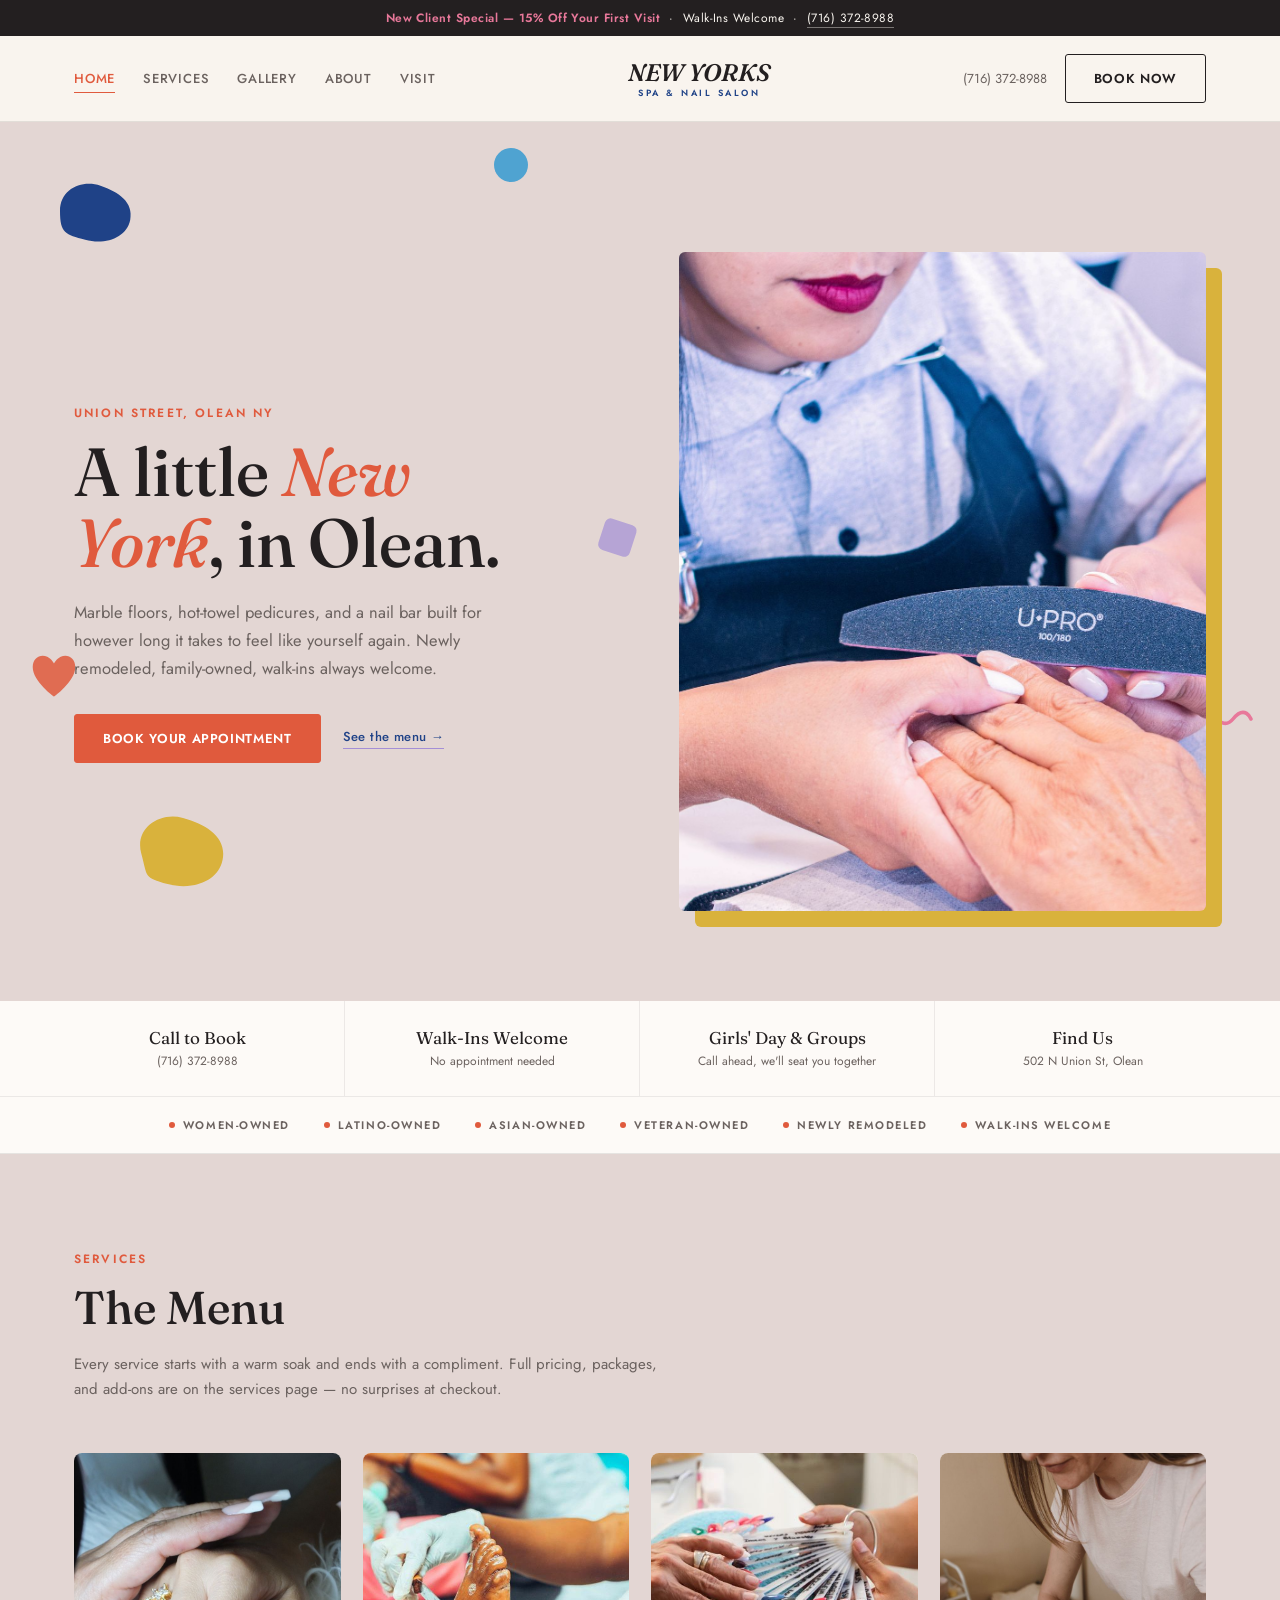
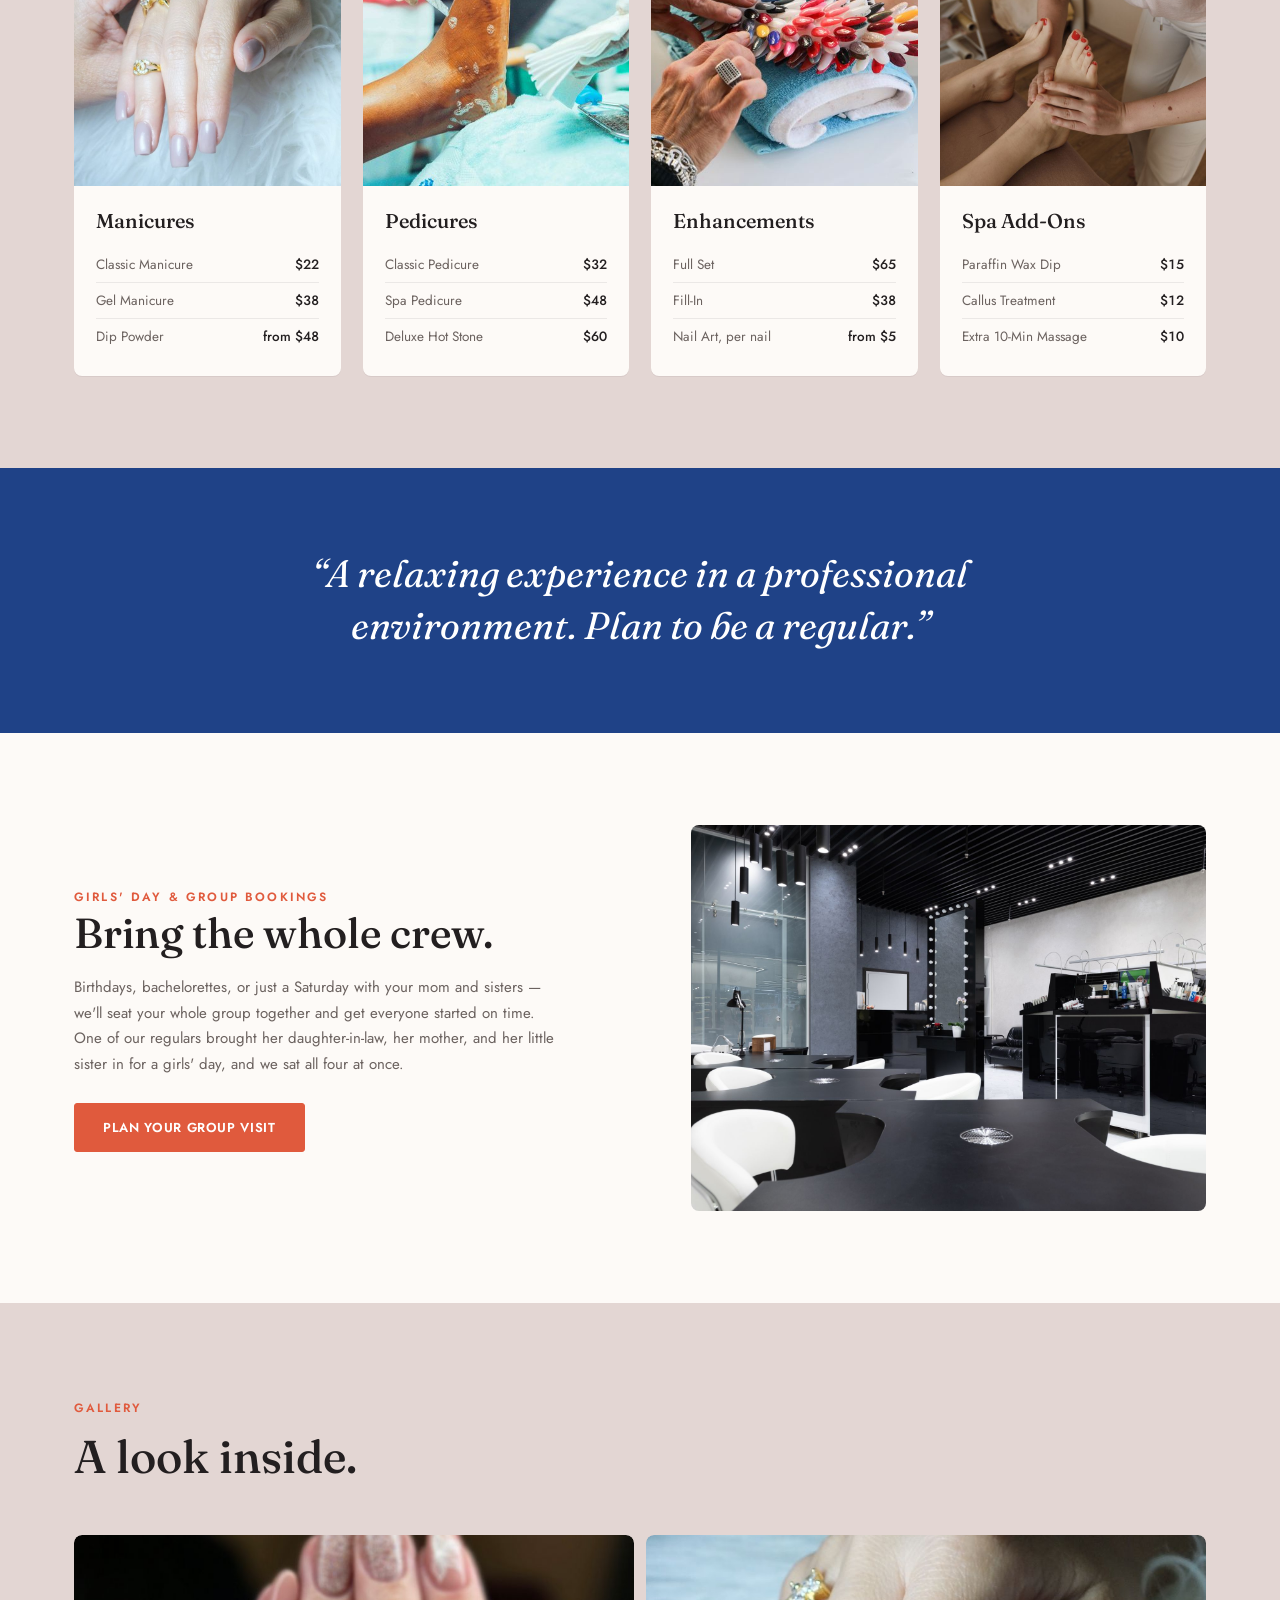
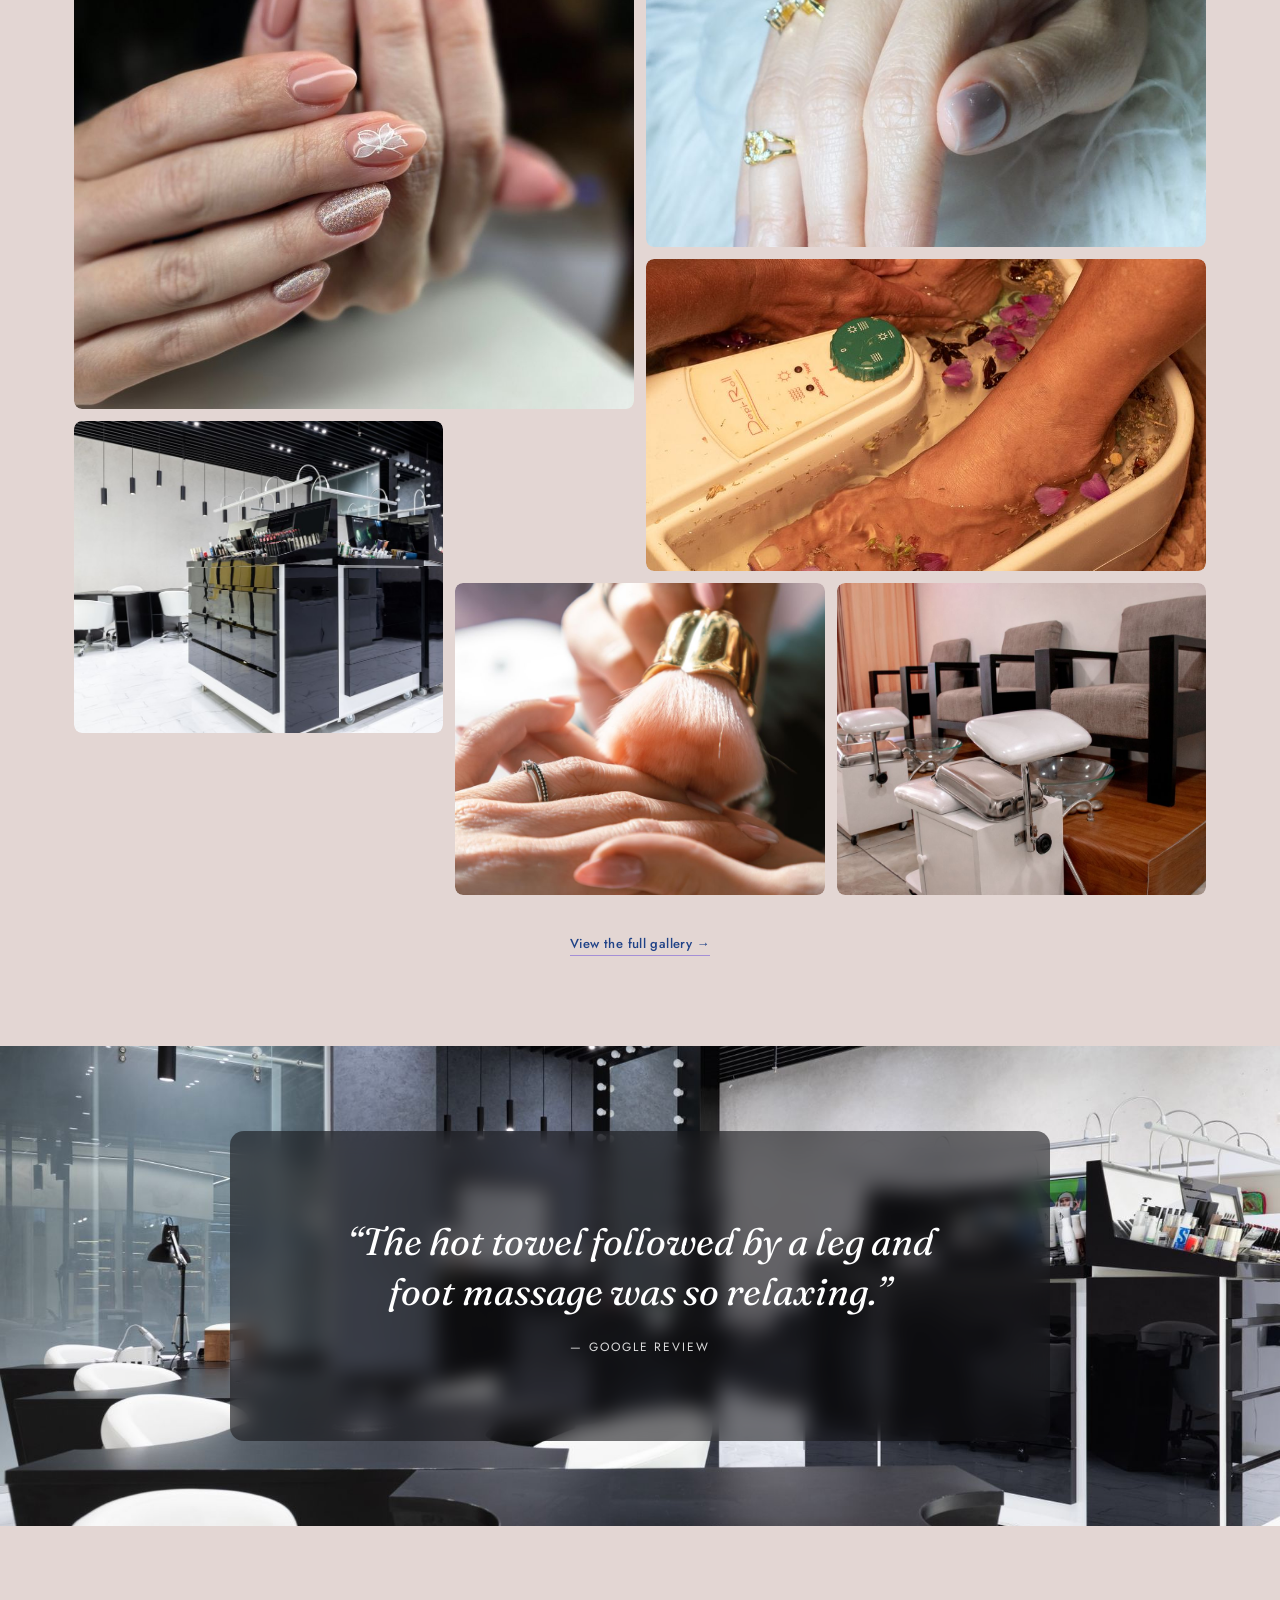
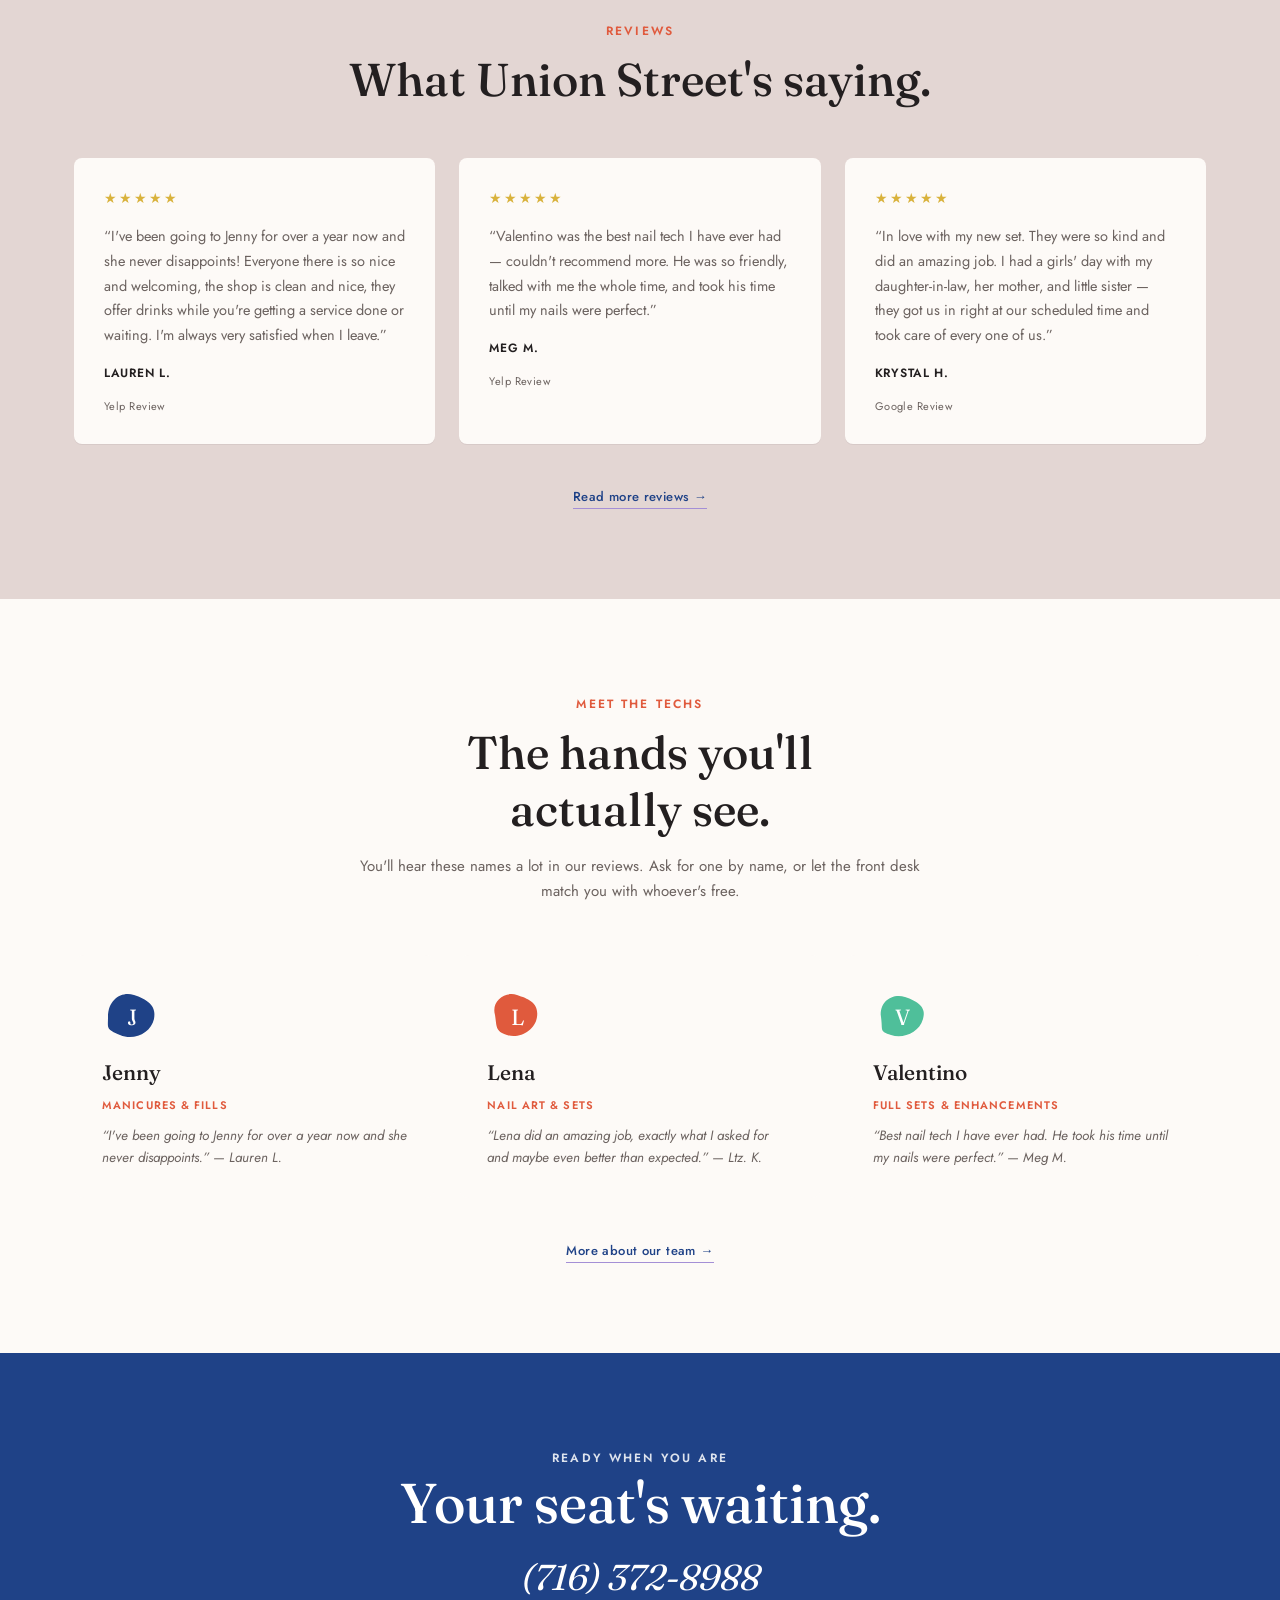
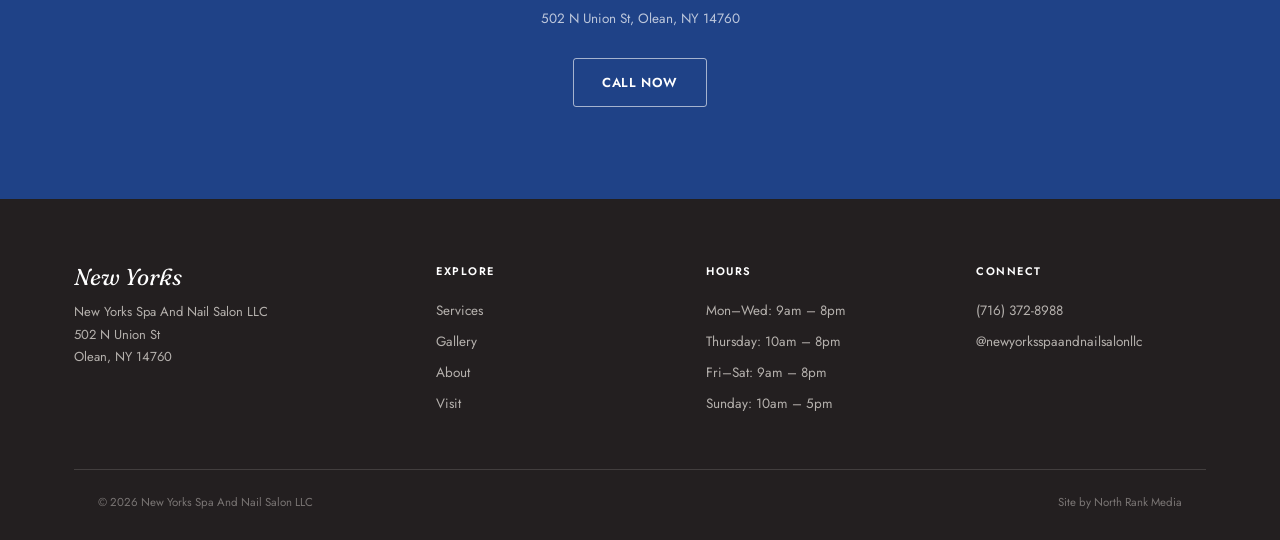
<file: index.html>
<!doctype html>
<html lang="en">
<head>
<meta charset="UTF-8">
<meta name="viewport" content="width=device-width, initial-scale=1.0">
<title>New Yorks Spa &amp; Nail Salon | Olean, NY</title>
<meta name="description" content="A little New York, in Olean. Manicures, pedicures, and nail enhancements on Union Street — family-owned, newly remodeled, walk-ins welcome.">
<link rel="stylesheet" href="css/style.css">
</head>
<body>

<div class="announce">
  <b>New Client Special — 15% Off Your First Visit</b>&nbsp; · &nbsp;Walk-Ins Welcome&nbsp; · &nbsp;<a href="tel:+17163728988">(716) 372-8988</a>
</div>

<header class="nav">
  <div class="nav-inner">
    <nav class="nav-links">
      <a href="index.html" aria-current="page">Home</a>
      <a href="services.html">Services</a>
      <a href="gallery.html">Gallery</a>
      <a href="about.html">About</a>
      <a href="contact.html">Visit</a>
    </nav>
    <a href="index.html" class="wordmark">
      <div class="name">NEW YORKS</div>
      <div class="sub">SPA &amp; NAIL SALON</div>
    </a>
    <div class="nav-right">
      <span class="nav-phone">(716) 372-8988</span>
      <a class="btn btn-outline" href="tel:+17163728988">Book Now</a>
      <button class="nav-toggle" aria-label="Toggle menu"><span></span><span></span><span></span></button>
    </div>
  </div>
</header>

<section class="hero">
  <div class="blob-field" aria-hidden="true">
    <svg class="b1" viewBox="0 0 100 80" fill="none"><path d="M10 40C10 15 35 5 55 12C75 19 92 30 88 50C84 70 60 78 38 72C16 66 10 65 10 40Z" fill="#1f4287"/></svg>
    <svg class="b2" viewBox="0 0 100 80" fill="none"><path d="M15 45C8 25 25 8 48 10C71 12 88 25 85 45C82 65 60 72 40 70C20 68 22 65 15 45Z" fill="#e05a3d"/></svg>
    <svg class="b3" viewBox="0 0 100 80" fill="none"><path d="M12 42C6 20 28 4 50 10C72 16 90 28 86 48C82 68 58 76 36 70C14 64 18 64 12 42Z" fill="#d9b23c"/></svg>
    <svg class="b4" viewBox="0 0 100 80" fill="none"><path d="M14 40C10 18 32 6 52 12C72 18 90 26 85 46C80 66 58 74 38 68C18 62 18 62 14 40Z" fill="#4fbf9a"/></svg>
    <svg class="b5" viewBox="0 0 100 100" fill="none"><rect x="20" y="20" width="55" height="55" rx="10" transform="rotate(18 47 47)" fill="#a48fd6"/></svg>
    <svg class="b6" viewBox="0 0 100 100" fill="none"><circle cx="50" cy="50" r="34" fill="#4fa3d1"/></svg>
    <svg class="b7" viewBox="0 0 100 60" fill="none"><path d="M5 30C25 5 45 55 65 30C85 5 95 30 95 30" stroke="#e8789a" stroke-width="6" stroke-linecap="round"/></svg>
    <svg class="b8" viewBox="0 0 100 100" fill="none"><path d="M50 85C50 85 12 58 12 32C12 16 26 8 38 14C46 18 50 26 50 26C50 26 54 18 62 14C74 8 88 16 88 32C88 58 50 85 50 85Z" fill="#e05a3d" opacity=".85"/></svg>
  </div>
  <div class="hero-inner-wrap">
    <div>
      <span class="eyebrow">Union Street, Olean NY</span>
      <h1>A little <em>New York</em>, in Olean.</h1>
      <p class="sub">Marble floors, hot-towel pedicures, and a nail bar built for however long it takes to feel like yourself again. Newly remodeled, family-owned, walk-ins always welcome.</p>
      <div class="hero-cta">
        <a class="btn btn-solid" href="tel:+17163728988">Book Your Appointment</a>
        <a class="link-arrow" href="services.html">See the menu →</a>
      </div>
    </div>
    <div class="hero-photo">
      <img src="img/hero.jpg" alt="Manicure in progress at New Yorks Spa and Nail Salon">
    </div>
  </div>
</section>

<div class="quick-nav">
  <div class="wrap" style="padding-inline:0;">
    <div class="quick-nav-inner">
      <a class="quick-nav-item" href="tel:+17163728988">
        <span class="t">Call to Book</span>
        <span class="d">(716) 372-8988</span>
      </a>
      <a class="quick-nav-item" href="services.html">
        <span class="t">Walk-Ins Welcome</span>
        <span class="d">No appointment needed</span>
      </a>
      <a class="quick-nav-item" href="index.html#services">
        <span class="t">Girls' Day &amp; Groups</span>
        <span class="d">Call ahead, we'll seat you together</span>
      </a>
      <a class="quick-nav-item" href="contact.html">
        <span class="t">Find Us</span>
        <span class="d">502 N Union St, Olean</span>
      </a>
    </div>
  </div>
</div>

<div class="trust">
  <div class="trust-inner">
    <span class="trust-item">Women-Owned</span>
    <span class="trust-item">Latino-Owned</span>
    <span class="trust-item">Asian-Owned</span>
    <span class="trust-item">Veteran-Owned</span>
    <span class="trust-item">Newly Remodeled</span>
    <span class="trust-item">Walk-Ins Welcome</span>
  </div>
</div>

<section id="services">
  <div class="wrap">
    <div class="section-head">
      <span class="eyebrow">Services</span>
      <h2>The Menu</h2>
      <p>Every service starts with a warm soak and ends with a compliment. Full pricing, packages, and add-ons are on the services page — no surprises at checkout.</p>
    </div>

    <div class="svc-grid">
      <a class="svc-card" href="services.html#manicures">
        <img class="svc-img" src="img/svc-manicure.jpg" alt="Elegant manicured hands">
        <div class="svc-body">
          <h3>Manicures</h3>
          <ul class="svc-list">
            <li><span>Classic Manicure</span><span>$22</span></li>
            <li><span>Gel Manicure</span><span>$38</span></li>
            <li><span>Dip Powder</span><span>from $48</span></li>
          </ul>
        </div>
      </a>
      <a class="svc-card" href="services.html#pedicures">
        <img class="svc-img" src="img/svc-pedicure.jpg" alt="Relaxing spa pedicure service">
        <div class="svc-body">
          <h3>Pedicures</h3>
          <ul class="svc-list">
            <li><span>Classic Pedicure</span><span>$32</span></li>
            <li><span>Spa Pedicure</span><span>$48</span></li>
            <li><span>Deluxe Hot Stone</span><span>$60</span></li>
          </ul>
        </div>
      </a>
      <a class="svc-card" href="services.html#enhancements">
        <img class="svc-img" src="img/svc-enhancements.jpg" alt="Colorful nail polish wall">
        <div class="svc-body">
          <h3>Enhancements</h3>
          <ul class="svc-list">
            <li><span>Full Set</span><span>$65</span></li>
            <li><span>Fill-In</span><span>$38</span></li>
            <li><span>Nail Art, per nail</span><span>from $5</span></li>
          </ul>
        </div>
      </a>
      <a class="svc-card" href="services.html#waxing">
        <img class="svc-img" src="img/svc-addons.jpg" alt="Foot massage add-on">
        <div class="svc-body">
          <h3>Spa Add-Ons</h3>
          <ul class="svc-list">
            <li><span>Paraffin Wax Dip</span><span>$15</span></li>
            <li><span>Callus Treatment</span><span>$12</span></li>
            <li><span>Extra 10-Min Massage</span><span>$10</span></li>
          </ul>
        </div>
      </a>
    </div>
  </div>
</section>

<div class="statement">
  <p>&ldquo;A relaxing experience in a professional environment. Plan to be a regular.&rdquo;</p>
</div>

<div class="group-band">
  <section>
    <div class="wrap group-inner">
      <div>
        <span class="eyebrow">Girls' Day &amp; Group Bookings</span>
        <h2>Bring the whole crew.</h2>
        <p>Birthdays, bachelorettes, or just a Saturday with your mom and sisters — we'll seat your whole group together and get everyone started on time. One of our regulars brought her daughter-in-law, her mother, and her little sister in for a girls' day, and we sat all four at once.</p>
        <a class="btn btn-solid" href="tel:+17163728988">Plan Your Group Visit</a>
      </div>
      <img class="group-img" src="img/stage.jpg" alt="Salon interior seating for groups">
    </div>
  </section>
</div>

<section id="gallery">
  <div class="wrap">
    <div class="section-head">
      <span class="eyebrow">Gallery</span>
      <h2>A look inside.</h2>
    </div>
    <div class="gal">
      <a class="g1" href="gallery.html"><img src="img/gal1.jpg" alt="Nude and glitter manicure with floral design"></a>
      <a class="g2" href="gallery.html"><img src="img/gal2.jpg" alt="Manicured hand with gold rings"></a>
      <a class="g3" href="gallery.html"><img src="img/gal3.jpg" alt="Foot spa treatment with floating flowers"></a>
      <a class="g4" href="gallery.html"><img src="img/gal4.jpg" alt="Luxury cosmetics display in salon"></a>
      <a class="g5" href="gallery.html"><img src="img/gal5.jpg" alt="Close-up of professional hand care"></a>
      <a class="g6" href="gallery.html"><img src="img/about.jpg" alt="Pedicure salon armchairs"></a>
    </div>
    <div style="text-align:center;margin-top:36px;">
      <a class="link-arrow" href="gallery.html">View the full gallery →</a>
    </div>
  </div>
</section>

<div class="stage">
  <img src="img/stage.jpg" alt="Luxury salon interior">
  <div class="stage-content">
    <div class="stage-card">
      <blockquote>
        &ldquo;The hot towel followed by a leg and foot massage was so relaxing.&rdquo;
        <cite>— Google Review</cite>
      </blockquote>
    </div>
  </div>
</div>

<section id="reviews">
  <div class="wrap">
    <div class="section-head center">
      <span class="eyebrow">Reviews</span>
      <h2>What Union Street's saying.</h2>
    </div>
    <div class="rev-grid">
      <div class="rev-card">
        <span class="stars">★★★★★</span>
        <p>&ldquo;I've been going to Jenny for over a year now and she never disappoints! Everyone there is so nice and welcoming, the shop is clean and nice, they offer drinks while you're getting a service done or waiting. I'm always very satisfied when I leave.&rdquo;</p>
        <span class="rev-name">Lauren L.</span>
        <span class="rev-source">Yelp Review</span>
      </div>
      <div class="rev-card">
        <span class="stars">★★★★★</span>
        <p>&ldquo;Valentino was the best nail tech I have ever had — couldn't recommend more. He was so friendly, talked with me the whole time, and took his time until my nails were perfect.&rdquo;</p>
        <span class="rev-name">Meg M.</span>
        <span class="rev-source">Yelp Review</span>
      </div>
      <div class="rev-card">
        <span class="stars">★★★★★</span>
        <p>&ldquo;In love with my new set. They were so kind and did an amazing job. I had a girls' day with my daughter-in-law, her mother, and little sister — they got us in right at our scheduled time and took care of every one of us.&rdquo;</p>
        <span class="rev-name">Krystal H.</span>
        <span class="rev-source">Google Review</span>
      </div>
    </div>
    <div style="text-align:center;margin-top:40px;">
      <a class="link-arrow" href="about.html#reviews">Read more reviews →</a>
    </div>
  </div>
</section>

<section style="background:var(--card);">
  <div class="wrap">
    <div class="section-head center">
      <span class="eyebrow">Meet the Techs</span>
      <h2>The hands you'll actually see.</h2>
      <p>You'll hear these names a lot in our reviews. Ask for one by name, or let the front desk match you with whoever's free.</p>
    </div>
    <div class="team-grid">
      <div class="team-card">
        <div class="team-avatar">
          <svg viewBox="0 0 60 60"><path d="M6 30C6 12 20 4 32 8C44 12 55 18 52 32C49 46 32 54 18 48C4 42 6 42 6 30Z" fill="#1f4287"/></svg>
          <span>J</span>
        </div>
        <h3>Jenny</h3>
        <span class="role">Manicures &amp; Fills</span>
        <p>&ldquo;I've been going to Jenny for over a year now and she never disappoints.&rdquo; — Lauren L.</p>
      </div>
      <div class="team-card">
        <div class="team-avatar">
          <svg viewBox="0 0 60 60"><path d="M8 28C4 14 18 4 30 8C42 12 52 16 50 30C48 44 32 52 20 48C8 44 10 40 8 28Z" fill="#e05a3d"/></svg>
          <span>L</span>
        </div>
        <h3>Lena</h3>
        <span class="role">Nail Art &amp; Sets</span>
        <p>&ldquo;Lena did an amazing job, exactly what I asked for and maybe even better than expected.&rdquo; — Ltz. K.</p>
      </div>
      <div class="team-card">
        <div class="team-avatar">
          <svg viewBox="0 0 60 60"><path d="M8 30C6 14 20 6 32 10C44 14 54 20 50 32C46 46 30 52 18 48C6 44 10 44 8 30Z" fill="#4fbf9a"/></svg>
          <span>V</span>
        </div>
        <h3>Valentino</h3>
        <span class="role">Full Sets &amp; Enhancements</span>
        <p>&ldquo;Best nail tech I have ever had. He took his time until my nails were perfect.&rdquo; — Meg M.</p>
      </div>
    </div>
    <div style="text-align:center;margin-top:40px;">
      <a class="link-arrow" href="about.html">More about our team →</a>
    </div>
  </div>
</section>

<div class="cta-band">
  <section>
    <div class="wrap">
      <span class="eyebrow" style="color:#ffffff;opacity:.85;">Ready When You Are</span>
      <h2>Your seat's waiting.</h2>
      <div class="phone-big">(716) 372-8988</div>
      <div class="addr">502 N Union St, Olean, NY 14760</div>
      <a class="btn btn-ghost-light" href="tel:+17163728988">Call Now</a>
    </div>
  </section>
</div>

<footer>
  <div class="wrap">
    <div class="foot-grid">
      <div>
        <div class="foot-wordmark">New Yorks</div>
        <p style="margin-top:10px;font-size:13px;max-width:220px;">New Yorks Spa And Nail Salon LLC<br>502 N Union St<br>Olean, NY 14760</p>
      </div>
      <div>
        <h4>Explore</h4>
        <ul>
          <li><a href="services.html">Services</a></li>
          <li><a href="gallery.html">Gallery</a></li>
          <li><a href="about.html">About</a></li>
          <li><a href="contact.html">Visit</a></li>
        </ul>
      </div>
      <div>
        <h4>Hours</h4>
        <ul>
          <li>Mon–Wed: 9am – 8pm</li>
          <li>Thursday: 10am – 8pm</li>
          <li>Fri–Sat: 9am – 8pm</li>
          <li>Sunday: 10am – 5pm</li>
        </ul>
      </div>
      <div>
        <h4>Connect</h4>
        <ul>
          <li><a href="tel:+17163728988">(716) 372-8988</a></li>
          <li>@newyorksspaandnailsalonllc</li>
        </ul>
      </div>
    </div>
    <div class="foot-bottom">
      <span>© 2026 New Yorks Spa And Nail Salon LLC</span>
      <span>Site by North Rank Media</span>
    </div>
  </div>
</footer>

<script src="js/main.js"></script>
</body>
</html>
</file>
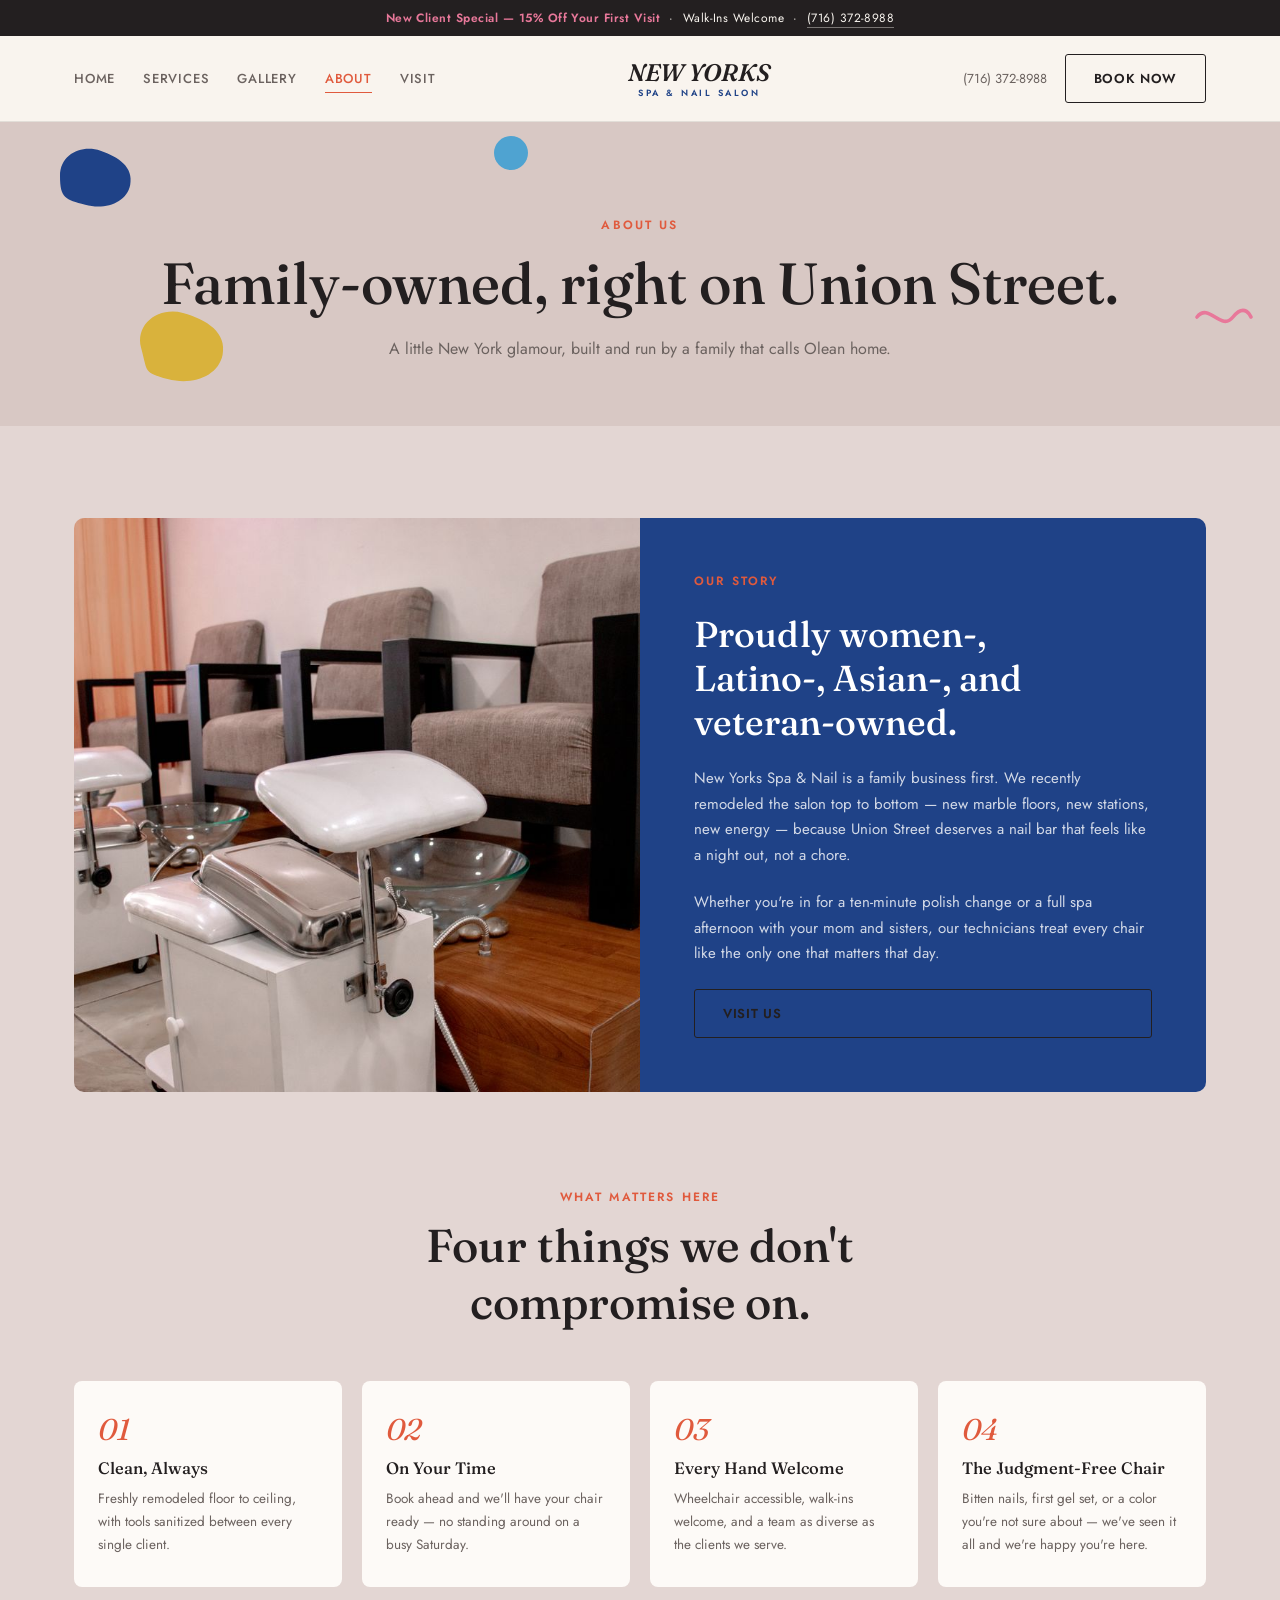
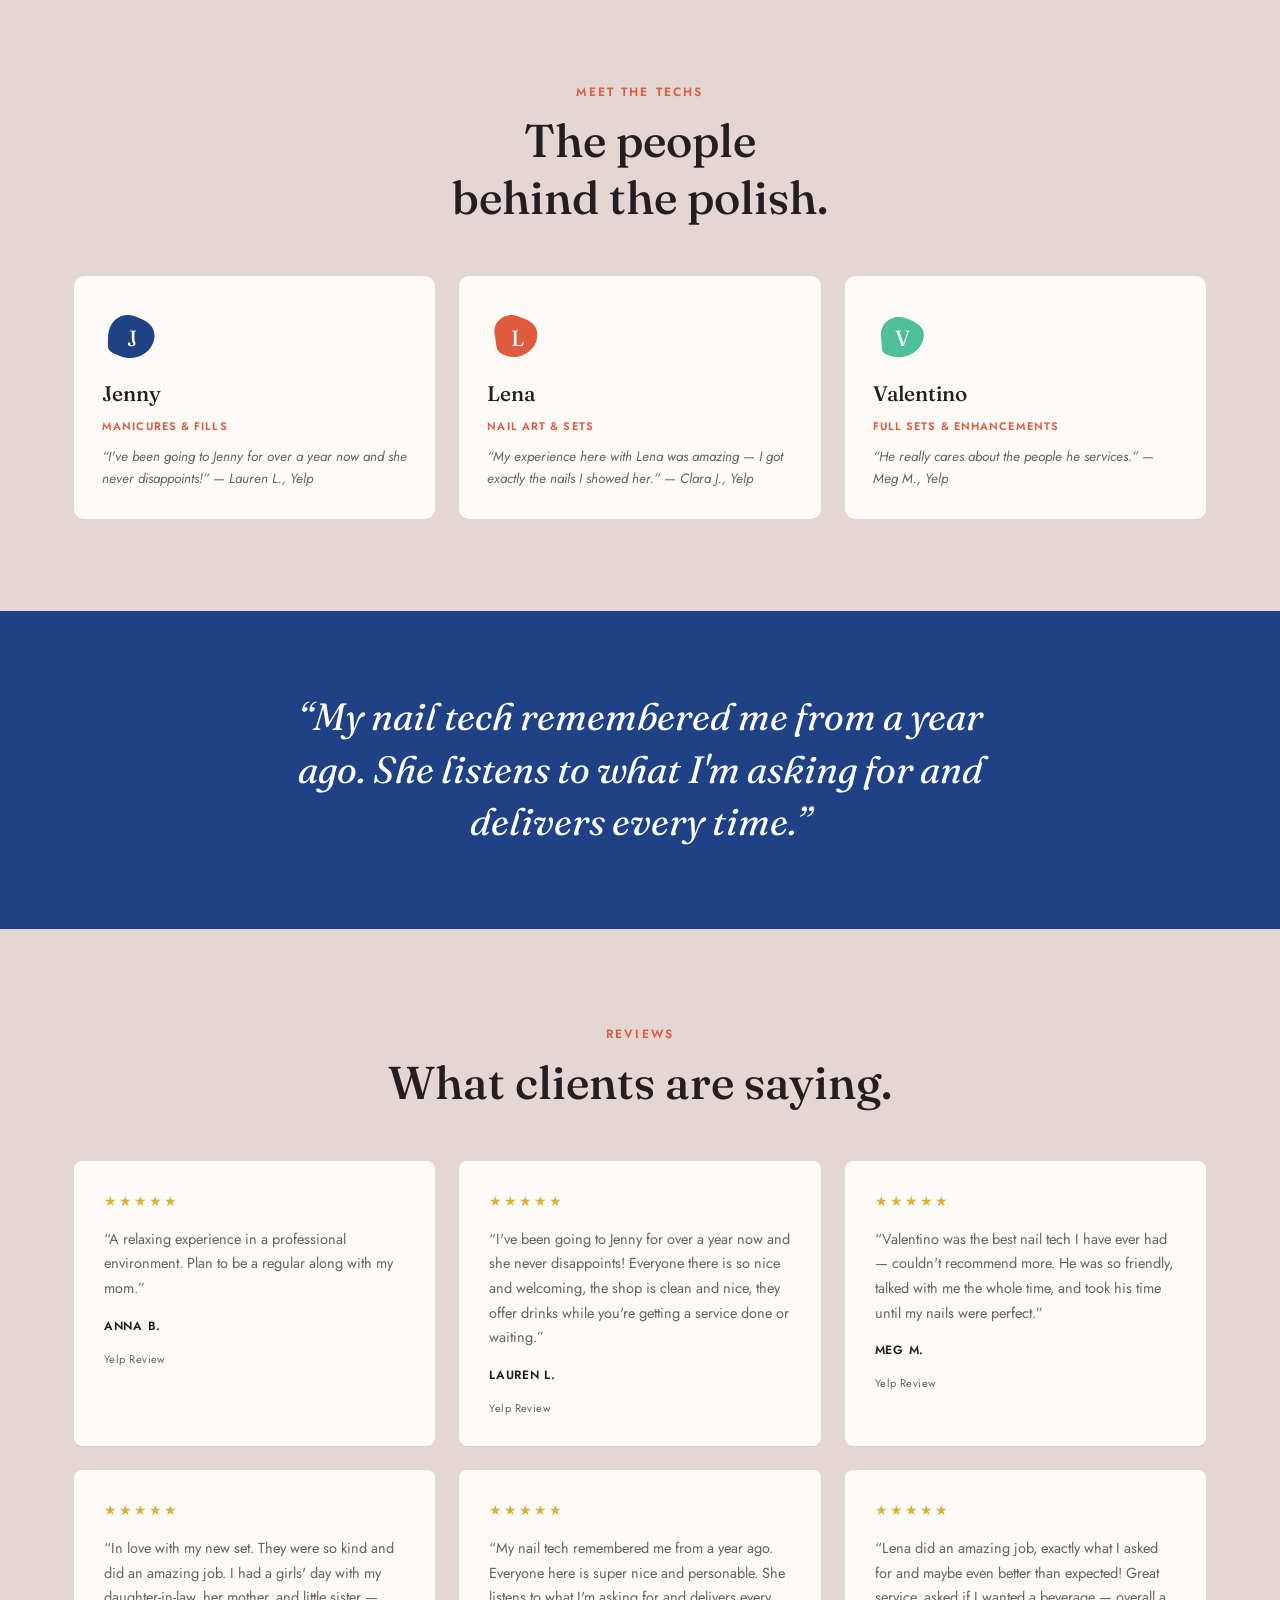
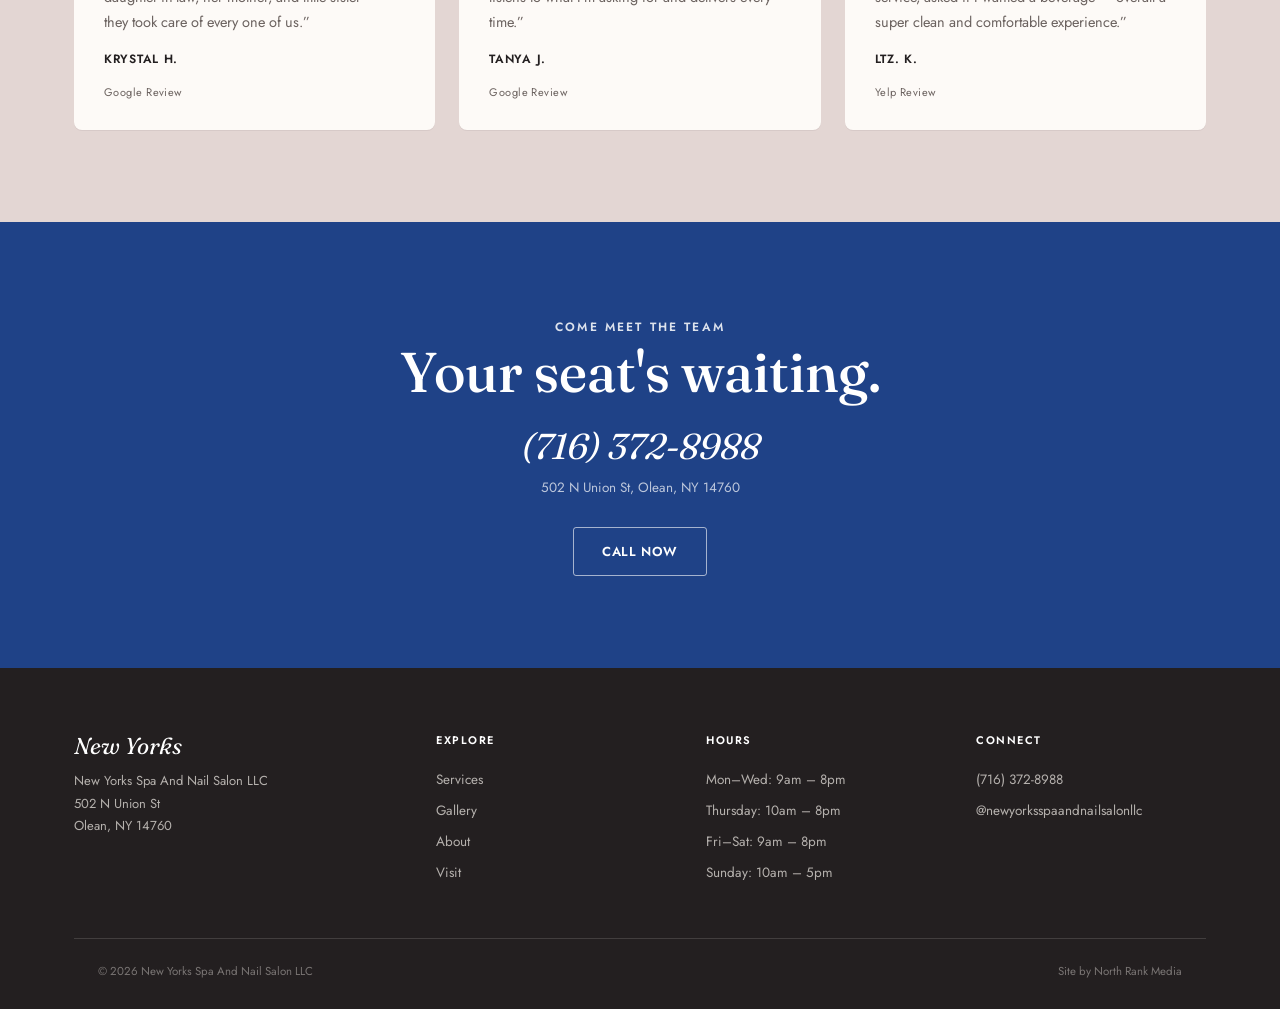
<file: about.html>
<!doctype html>
<html lang="en">
<head>
<meta charset="UTF-8">
<meta name="viewport" content="width=device-width, initial-scale=1.0">
<title>About Us | New Yorks Spa &amp; Nail Salon</title>
<meta name="description" content="Family-owned, women-, Latino-, Asian-, and veteran-owned. Newly remodeled and proud to be part of Union Street, Olean NY.">
<link rel="stylesheet" href="css/style.css">
</head>
<body>

<div class="announce">
  <b>New Client Special — 15% Off Your First Visit</b>&nbsp; · &nbsp;Walk-Ins Welcome&nbsp; · &nbsp;<a href="tel:+17163728988">(716) 372-8988</a>
</div>

<header class="nav">
  <div class="nav-inner">
    <nav class="nav-links">
      <a href="index.html">Home</a>
      <a href="services.html">Services</a>
      <a href="gallery.html">Gallery</a>
      <a href="about.html" aria-current="page">About</a>
      <a href="contact.html">Visit</a>
    </nav>
    <a href="index.html" class="wordmark">
      <div class="name">NEW YORKS</div>
      <div class="sub">SPA &amp; NAIL SALON</div>
    </a>
    <div class="nav-right">
      <span class="nav-phone">(716) 372-8988</span>
      <a class="btn btn-outline" href="tel:+17163728988">Book Now</a>
      <button class="nav-toggle" aria-label="Toggle menu"><span></span><span></span><span></span></button>
    </div>
  </div>
</header>

<div class="page-banner">
  <div class="blob-field" aria-hidden="true">
    <svg class="b1" viewBox="0 0 100 80" fill="none"><path d="M10 40C10 15 35 5 55 12C75 19 92 30 88 50C84 70 60 78 38 72C16 66 10 65 10 40Z" fill="#1f4287"/></svg>
    <svg class="b6" viewBox="0 0 100 100" fill="none"><circle cx="50" cy="50" r="34" fill="#4fa3d1"/></svg>
    <svg class="b3" viewBox="0 0 100 80" fill="none"><path d="M12 42C6 20 28 4 50 10C72 16 90 28 86 48C82 68 58 76 36 70C14 64 18 64 12 42Z" fill="#d9b23c"/></svg>
    <svg class="b7" viewBox="0 0 100 60" fill="none"><path d="M5 30C25 5 45 55 65 30C85 5 95 30 95 30" stroke="#e8789a" stroke-width="6" stroke-linecap="round"/></svg>
  </div>
  <div class="page-banner-content">
    <span class="eyebrow">About Us</span>
    <h1>Family-owned, right on Union Street.</h1>
    <p>A little New York glamour, built and run by a family that calls Olean home.</p>
  </div>
</div>

<section>
  <div class="wrap">
    <div class="about-grid">
      <img class="about-img" src="img/about.jpg" alt="Pedicure salon interior with armchairs">
      <div class="about-text">
        <span class="eyebrow">Our Story</span>
        <h2>Proudly women-, Latino-, Asian-, and veteran-owned.</h2>
        <p>New Yorks Spa &amp; Nail is a family business first. We recently remodeled the salon top to bottom — new marble floors, new stations, new energy — because Union Street deserves a nail bar that feels like a night out, not a chore.</p>
        <p>Whether you're in for a ten-minute polish change or a full spa afternoon with your mom and sisters, our technicians treat every chair like the only one that matters that day.</p>
        <a class="btn btn-outline" href="contact.html">Visit Us</a>
      </div>
    </div>
  </div>
</section>

<section style="padding-top:0;">
  <div class="wrap">
    <div class="section-head center">
      <span class="eyebrow">What Matters Here</span>
      <h2>Four things we don't compromise on.</h2>
    </div>
    <div class="values-grid">
      <div class="value-card">
        <span class="num">01</span>
        <h3>Clean, Always</h3>
        <p>Freshly remodeled floor to ceiling, with tools sanitized between every single client.</p>
      </div>
      <div class="value-card">
        <span class="num">02</span>
        <h3>On Your Time</h3>
        <p>Book ahead and we'll have your chair ready — no standing around on a busy Saturday.</p>
      </div>
      <div class="value-card">
        <span class="num">03</span>
        <h3>Every Hand Welcome</h3>
        <p>Wheelchair accessible, walk-ins welcome, and a team as diverse as the clients we serve.</p>
      </div>
      <div class="value-card">
        <span class="num">04</span>
        <h3>The Judgment-Free Chair</h3>
        <p>Bitten nails, first gel set, or a color you're not sure about — we've seen it all and we're happy you're here.</p>
      </div>
    </div>
  </div>
</section>

<section style="padding-top:0;">
  <div class="wrap">
    <div class="section-head center">
      <span class="eyebrow">Meet the Techs</span>
      <h2>The people behind the polish.</h2>
    </div>
    <div class="team-grid">
      <div class="team-card">
        <div class="team-avatar">
          <svg viewBox="0 0 60 60"><path d="M6 30C6 12 20 4 32 8C44 12 55 18 52 32C49 46 32 54 18 48C4 42 6 42 6 30Z" fill="#1f4287"/></svg>
          <span>J</span>
        </div>
        <h3>Jenny</h3>
        <span class="role">Manicures &amp; Fills</span>
        <p>&ldquo;I've been going to Jenny for over a year now and she never disappoints!&rdquo; — Lauren L., Yelp</p>
      </div>
      <div class="team-card">
        <div class="team-avatar">
          <svg viewBox="0 0 60 60"><path d="M8 28C4 14 18 4 30 8C42 12 52 16 50 30C48 44 32 52 20 48C8 44 10 40 8 28Z" fill="#e05a3d"/></svg>
          <span>L</span>
        </div>
        <h3>Lena</h3>
        <span class="role">Nail Art &amp; Sets</span>
        <p>&ldquo;My experience here with Lena was amazing — I got exactly the nails I showed her.&rdquo; — Clara J., Yelp</p>
      </div>
      <div class="team-card">
        <div class="team-avatar">
          <svg viewBox="0 0 60 60"><path d="M8 30C6 14 20 6 32 10C44 14 54 20 50 32C46 46 30 52 18 48C6 44 10 44 8 30Z" fill="#4fbf9a"/></svg>
          <span>V</span>
        </div>
        <h3>Valentino</h3>
        <span class="role">Full Sets &amp; Enhancements</span>
        <p>&ldquo;He really cares about the people he services.&rdquo; — Meg M., Yelp</p>
      </div>
    </div>
  </div>
</section>

<div class="statement">
  <p>&ldquo;My nail tech remembered me from a year ago. She listens to what I'm asking for and delivers every time.&rdquo;</p>
</div>

<section id="reviews">
  <div class="wrap">
    <div class="section-head center">
      <span class="eyebrow">Reviews</span>
      <h2>What clients are saying.</h2>
    </div>
    <div class="rev-grid">
      <div class="rev-card">
        <span class="stars">★★★★★</span>
        <p>&ldquo;A relaxing experience in a professional environment. Plan to be a regular along with my mom.&rdquo;</p>
        <span class="rev-name">Anna B.</span>
        <span class="rev-source">Yelp Review</span>
      </div>
      <div class="rev-card">
        <span class="stars">★★★★★</span>
        <p>&ldquo;I've been going to Jenny for over a year now and she never disappoints! Everyone there is so nice and welcoming, the shop is clean and nice, they offer drinks while you're getting a service done or waiting.&rdquo;</p>
        <span class="rev-name">Lauren L.</span>
        <span class="rev-source">Yelp Review</span>
      </div>
      <div class="rev-card">
        <span class="stars">★★★★★</span>
        <p>&ldquo;Valentino was the best nail tech I have ever had — couldn't recommend more. He was so friendly, talked with me the whole time, and took his time until my nails were perfect.&rdquo;</p>
        <span class="rev-name">Meg M.</span>
        <span class="rev-source">Yelp Review</span>
      </div>
      <div class="rev-card">
        <span class="stars">★★★★★</span>
        <p>&ldquo;In love with my new set. They were so kind and did an amazing job. I had a girls' day with my daughter-in-law, her mother, and little sister — they took care of every one of us.&rdquo;</p>
        <span class="rev-name">Krystal H.</span>
        <span class="rev-source">Google Review</span>
      </div>
      <div class="rev-card">
        <span class="stars">★★★★★</span>
        <p>&ldquo;My nail tech remembered me from a year ago. Everyone here is super nice and personable. She listens to what I'm asking for and delivers every time.&rdquo;</p>
        <span class="rev-name">Tanya J.</span>
        <span class="rev-source">Google Review</span>
      </div>
      <div class="rev-card">
        <span class="stars">★★★★★</span>
        <p>&ldquo;Lena did an amazing job, exactly what I asked for and maybe even better than expected! Great service, asked if I wanted a beverage — overall a super clean and comfortable experience.&rdquo;</p>
        <span class="rev-name">Ltz. K.</span>
        <span class="rev-source">Yelp Review</span>
      </div>
    </div>
  </div>
</section>

<div class="cta-band">
  <section>
    <div class="wrap">
      <span class="eyebrow" style="color:#ffffff;opacity:.85;">Come Meet the Team</span>
      <h2>Your seat's waiting.</h2>
      <div class="phone-big">(716) 372-8988</div>
      <div class="addr">502 N Union St, Olean, NY 14760</div>
      <a class="btn btn-ghost-light" href="tel:+17163728988">Call Now</a>
    </div>
  </section>
</div>

<footer>
  <div class="wrap">
    <div class="foot-grid">
      <div>
        <div class="foot-wordmark">New Yorks</div>
        <p style="margin-top:10px;font-size:13px;max-width:220px;">New Yorks Spa And Nail Salon LLC<br>502 N Union St<br>Olean, NY 14760</p>
      </div>
      <div>
        <h4>Explore</h4>
        <ul>
          <li><a href="services.html">Services</a></li>
          <li><a href="gallery.html">Gallery</a></li>
          <li><a href="about.html">About</a></li>
          <li><a href="contact.html">Visit</a></li>
        </ul>
      </div>
      <div>
        <h4>Hours</h4>
        <ul>
          <li>Mon–Wed: 9am – 8pm</li>
          <li>Thursday: 10am – 8pm</li>
          <li>Fri–Sat: 9am – 8pm</li>
          <li>Sunday: 10am – 5pm</li>
        </ul>
      </div>
      <div>
        <h4>Connect</h4>
        <ul>
          <li><a href="tel:+17163728988">(716) 372-8988</a></li>
          <li>@newyorksspaandnailsalonllc</li>
        </ul>
      </div>
    </div>
    <div class="foot-bottom">
      <span>© 2026 New Yorks Spa And Nail Salon LLC</span>
      <span>Site by North Rank Media</span>
    </div>
  </div>
</footer>

<script src="js/main.js"></script>
</body>
</html>
</file>
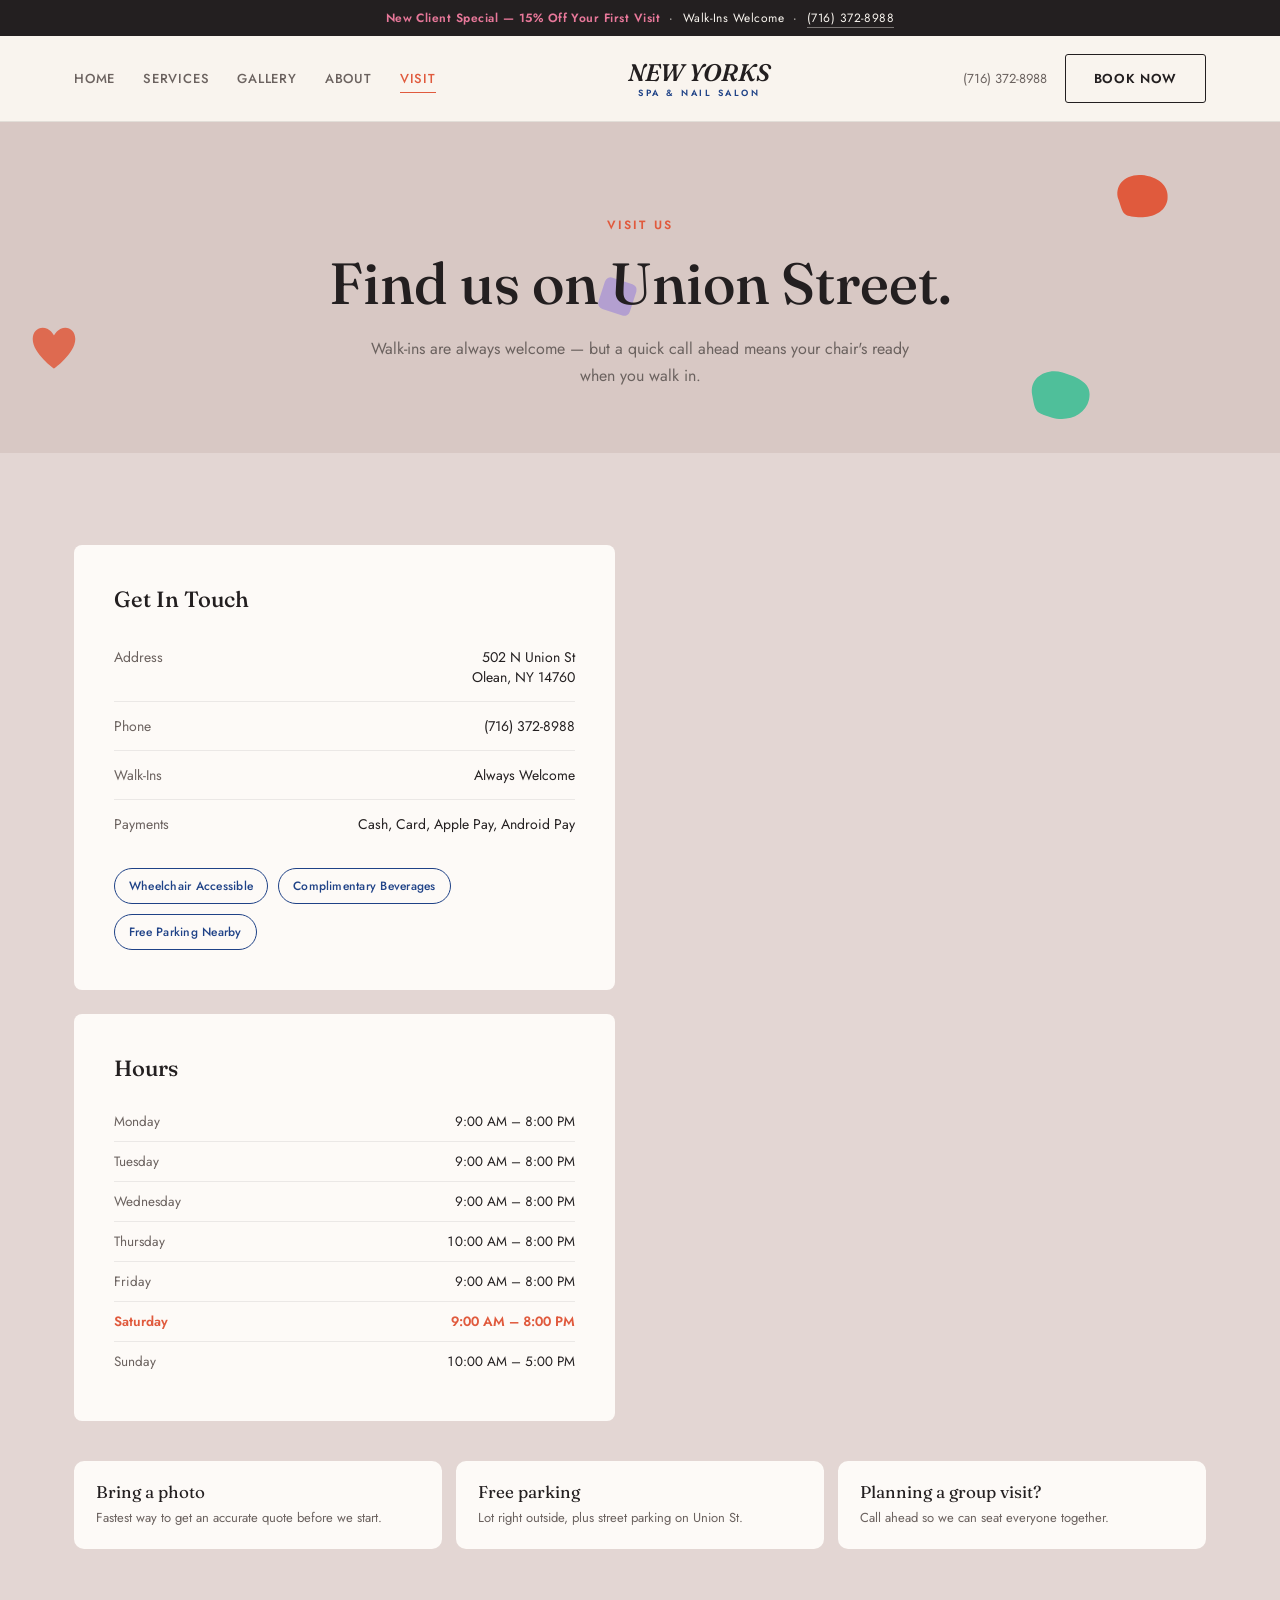
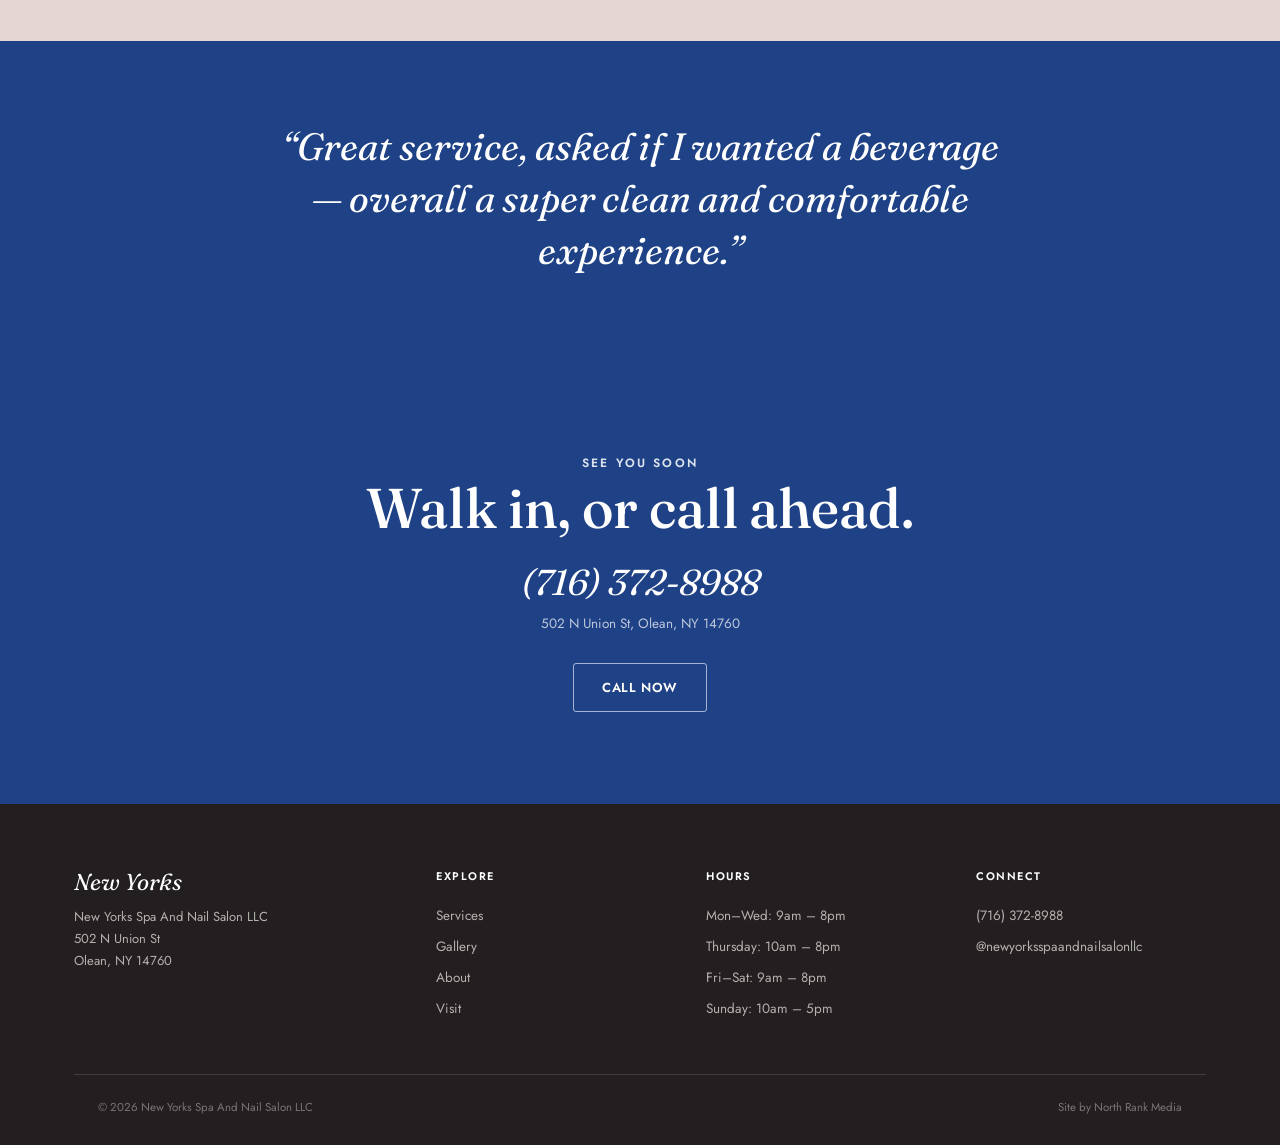
<file: contact.html>
<!doctype html>
<html lang="en">
<head>
<meta charset="UTF-8">
<meta name="viewport" content="width=device-width, initial-scale=1.0">
<title>Visit Us | New Yorks Spa &amp; Nail Salon</title>
<meta name="description" content="502 N Union St, Olean, NY 14760. Hours, directions, and how to book at New Yorks Spa and Nail Salon.">
<link rel="stylesheet" href="css/style.css">
</head>
<body>

<div class="announce">
  <b>New Client Special — 15% Off Your First Visit</b>&nbsp; · &nbsp;Walk-Ins Welcome&nbsp; · &nbsp;<a href="tel:+17163728988">(716) 372-8988</a>
</div>

<header class="nav">
  <div class="nav-inner">
    <nav class="nav-links">
      <a href="index.html">Home</a>
      <a href="services.html">Services</a>
      <a href="gallery.html">Gallery</a>
      <a href="about.html">About</a>
      <a href="contact.html" aria-current="page">Visit</a>
    </nav>
    <a href="index.html" class="wordmark">
      <div class="name">NEW YORKS</div>
      <div class="sub">SPA &amp; NAIL SALON</div>
    </a>
    <div class="nav-right">
      <span class="nav-phone">(716) 372-8988</span>
      <a class="btn btn-outline" href="tel:+17163728988">Book Now</a>
      <button class="nav-toggle" aria-label="Toggle menu"><span></span><span></span><span></span></button>
    </div>
  </div>
</header>

<div class="page-banner">
  <div class="blob-field" aria-hidden="true">
    <svg class="b2" viewBox="0 0 100 80" fill="none"><path d="M15 45C8 25 25 8 48 10C71 12 88 25 85 45C82 65 60 72 40 70C20 68 22 65 15 45Z" fill="#e05a3d"/></svg>
    <svg class="b4" viewBox="0 0 100 80" fill="none"><path d="M14 40C10 18 32 6 52 12C72 18 90 26 85 46C80 66 58 74 38 68C18 62 18 62 14 40Z" fill="#4fbf9a"/></svg>
    <svg class="b5" viewBox="0 0 100 100" fill="none"><rect x="20" y="20" width="55" height="55" rx="10" transform="rotate(18 47 47)" fill="#a48fd6"/></svg>
    <svg class="b8" viewBox="0 0 100 100" fill="none"><path d="M50 85C50 85 12 58 12 32C12 16 26 8 38 14C46 18 50 26 50 26C50 26 54 18 62 14C74 8 88 16 88 32C88 58 50 85 50 85Z" fill="#e05a3d" opacity=".85"/></svg>
  </div>
  <div class="page-banner-content">
    <span class="eyebrow">Visit Us</span>
    <h1>Find us on Union Street.</h1>
    <p>Walk-ins are always welcome — but a quick call ahead means your chair's ready when you walk in.</p>
  </div>
</div>

<section>
  <div class="wrap">
    <div class="contact-grid">

      <div>
        <div class="contact-card" style="margin-bottom:24px;">
          <h3>Get In Touch</h3>
          <div class="contact-row"><span>Address</span><span>502 N Union St<br>Olean, NY 14760</span></div>
          <div class="contact-row"><span>Phone</span><span><a href="tel:+17163728988">(716) 372-8988</a></span></div>
          <div class="contact-row"><span>Walk-Ins</span><span>Always Welcome</span></div>
          <div class="contact-row"><span>Payments</span><span>Cash, Card, Apple Pay, Android Pay</span></div>
          <div class="amenity-list">
            <span class="amenity-pill">Wheelchair Accessible</span>
            <span class="amenity-pill">Complimentary Beverages</span>
            <span class="amenity-pill">Free Parking Nearby</span>
          </div>
        </div>

        <div class="contact-card">
          <h3>Hours</h3>
          <table class="hours-table" id="hours-table">
            <tr data-day="1"><td>Monday</td><td>9:00 AM – 8:00 PM</td></tr>
            <tr data-day="2"><td>Tuesday</td><td>9:00 AM – 8:00 PM</td></tr>
            <tr data-day="3"><td>Wednesday</td><td>9:00 AM – 8:00 PM</td></tr>
            <tr data-day="4"><td>Thursday</td><td>10:00 AM – 8:00 PM</td></tr>
            <tr data-day="5"><td>Friday</td><td>9:00 AM – 8:00 PM</td></tr>
            <tr data-day="6"><td>Saturday</td><td>9:00 AM – 8:00 PM</td></tr>
            <tr data-day="0"><td>Sunday</td><td>10:00 AM – 5:00 PM</td></tr>
          </table>
        </div>
      </div>

      <div class="map-embed">
        <iframe src="https://www.google.com/maps?q=502+N+Union+St,+Olean,+NY+14760&output=embed" loading="lazy" referrerpolicy="no-referrer-when-downgrade" title="Map to New Yorks Spa and Nail Salon"></iframe>
      </div>
    </div>

    <div class="note-row" style="margin-top:40px;">
      <div class="note-chip">
        <span class="t">Bring a photo</span>
        <span class="d">Fastest way to get an accurate quote before we start.</span>
      </div>
      <div class="note-chip">
        <span class="t">Free parking</span>
        <span class="d">Lot right outside, plus street parking on Union St.</span>
      </div>
      <div class="note-chip">
        <span class="t">Planning a group visit?</span>
        <span class="d">Call ahead so we can seat everyone together.</span>
      </div>
    </div>
  </div>
</section>

<div class="statement">
  <p>&ldquo;Great service, asked if I wanted a beverage — overall a super clean and comfortable experience.&rdquo;</p>
</div>

<div class="cta-band">
  <section>
    <div class="wrap">
      <span class="eyebrow" style="color:#ffffff;opacity:.85;">See You Soon</span>
      <h2>Walk in, or call ahead.</h2>
      <div class="phone-big">(716) 372-8988</div>
      <div class="addr">502 N Union St, Olean, NY 14760</div>
      <a class="btn btn-ghost-light" href="tel:+17163728988">Call Now</a>
    </div>
  </section>
</div>

<footer>
  <div class="wrap">
    <div class="foot-grid">
      <div>
        <div class="foot-wordmark">New Yorks</div>
        <p style="margin-top:10px;font-size:13px;max-width:220px;">New Yorks Spa And Nail Salon LLC<br>502 N Union St<br>Olean, NY 14760</p>
      </div>
      <div>
        <h4>Explore</h4>
        <ul>
          <li><a href="services.html">Services</a></li>
          <li><a href="gallery.html">Gallery</a></li>
          <li><a href="about.html">About</a></li>
          <li><a href="contact.html">Visit</a></li>
        </ul>
      </div>
      <div>
        <h4>Hours</h4>
        <ul>
          <li>Mon–Wed: 9am – 8pm</li>
          <li>Thursday: 10am – 8pm</li>
          <li>Fri–Sat: 9am – 8pm</li>
          <li>Sunday: 10am – 5pm</li>
        </ul>
      </div>
      <div>
        <h4>Connect</h4>
        <ul>
          <li><a href="tel:+17163728988">(716) 372-8988</a></li>
          <li>@newyorksspaandnailsalonllc</li>
        </ul>
      </div>
    </div>
    <div class="foot-bottom">
      <span>© 2026 New Yorks Spa And Nail Salon LLC</span>
      <span>Site by North Rank Media</span>
    </div>
  </div>
</footer>

<script src="js/main.js"></script>
</body>
</html>
</file>
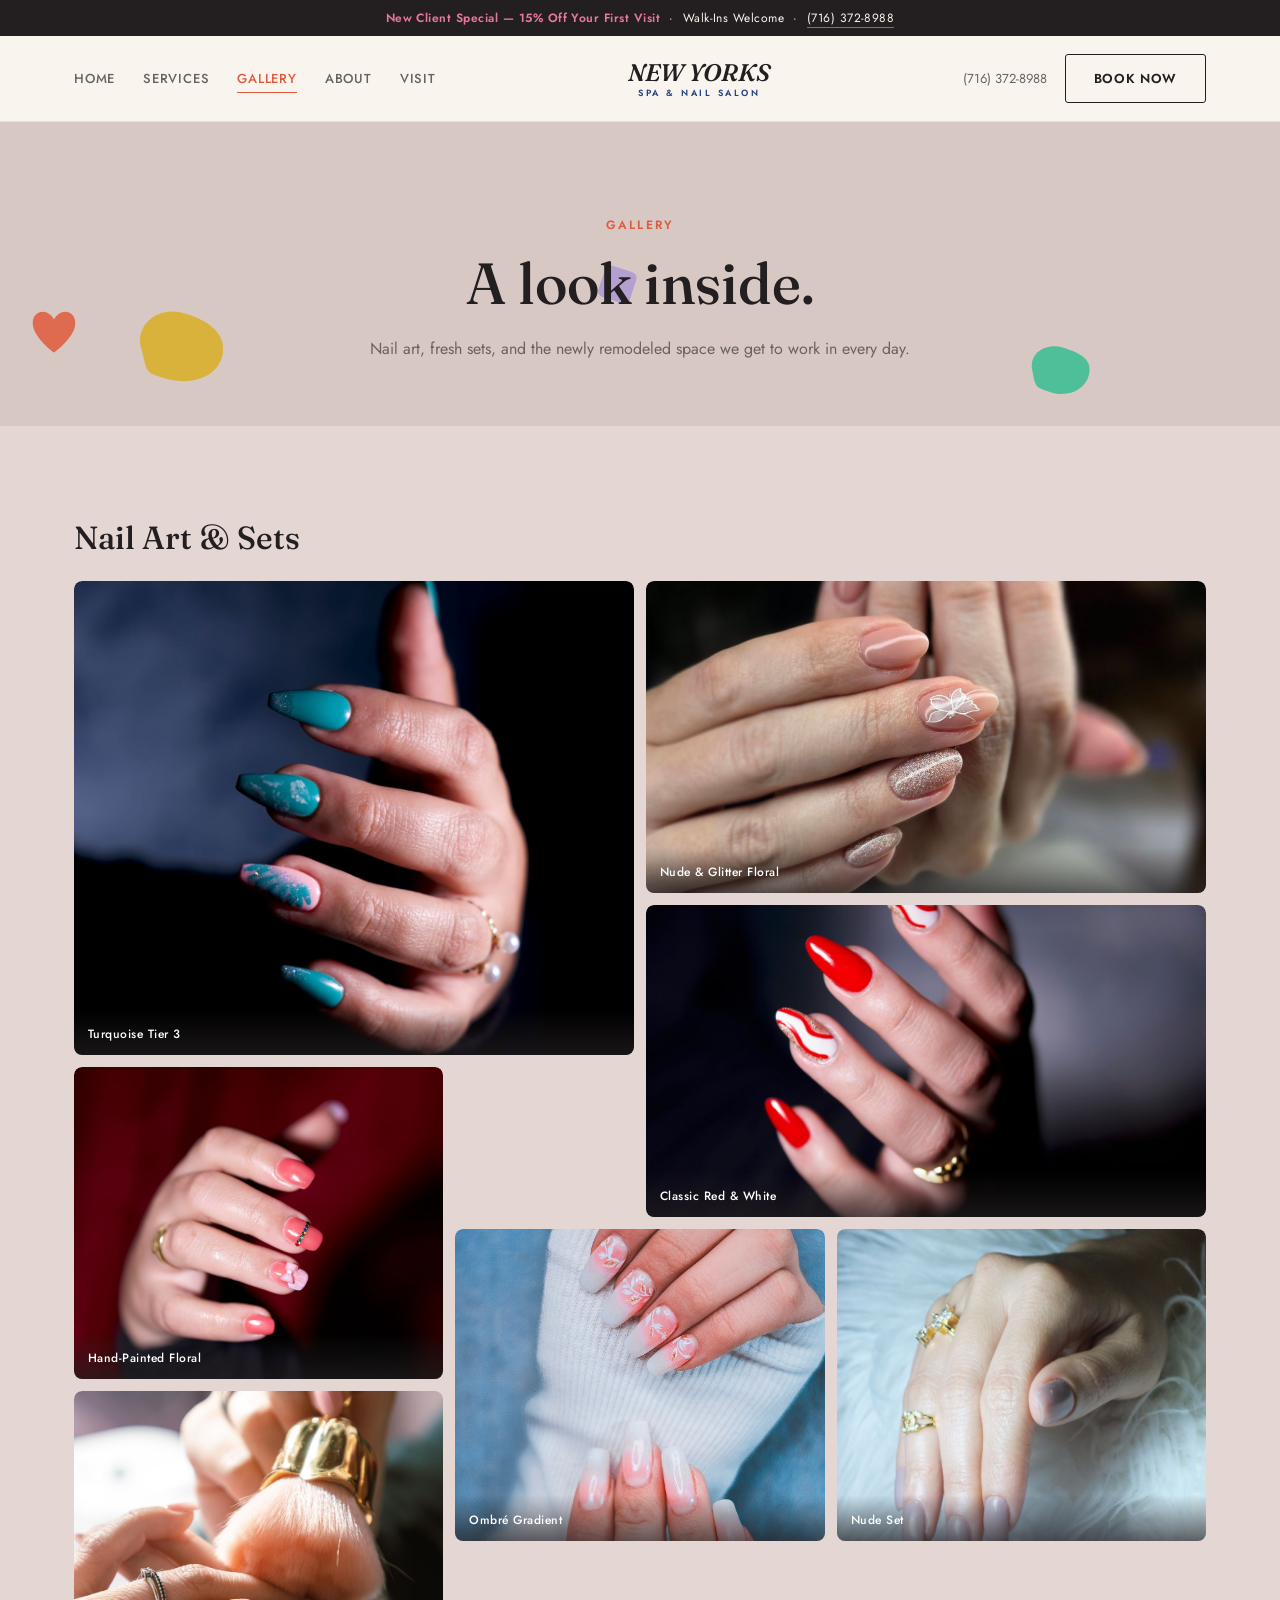
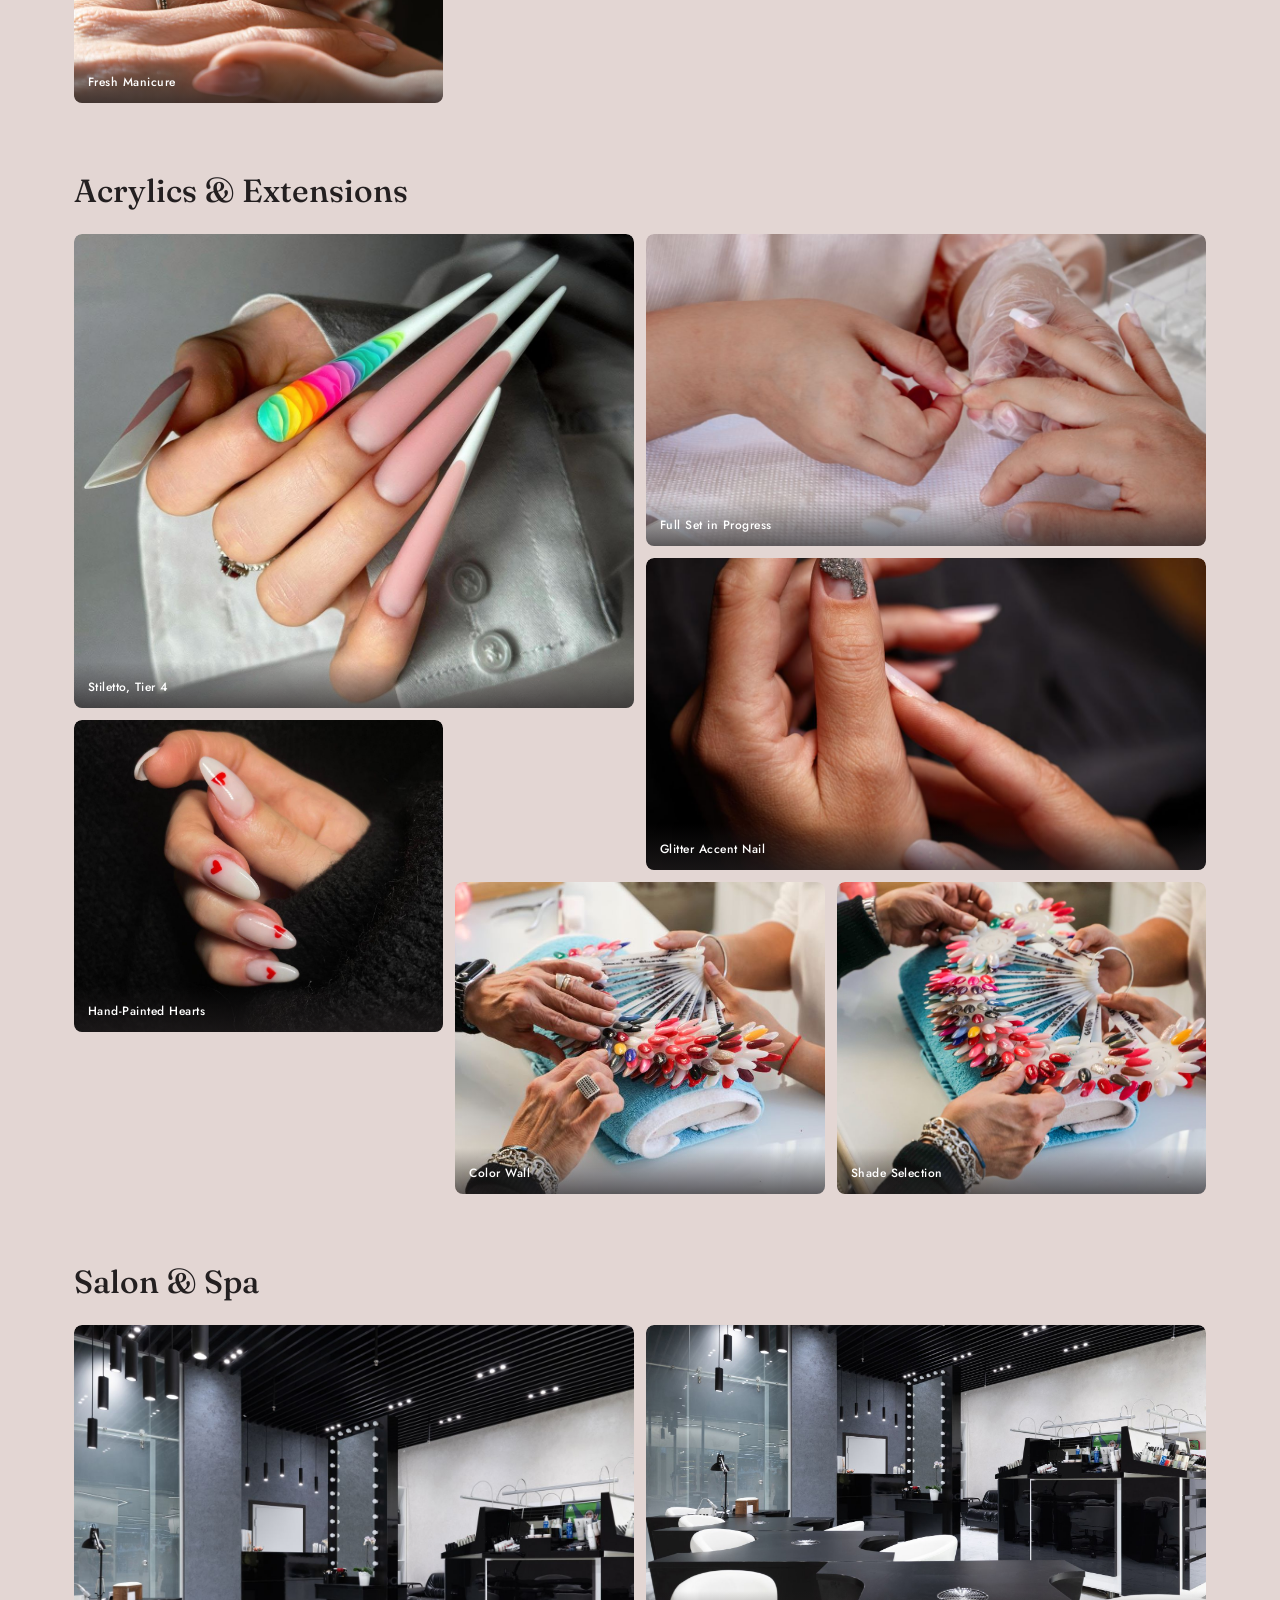
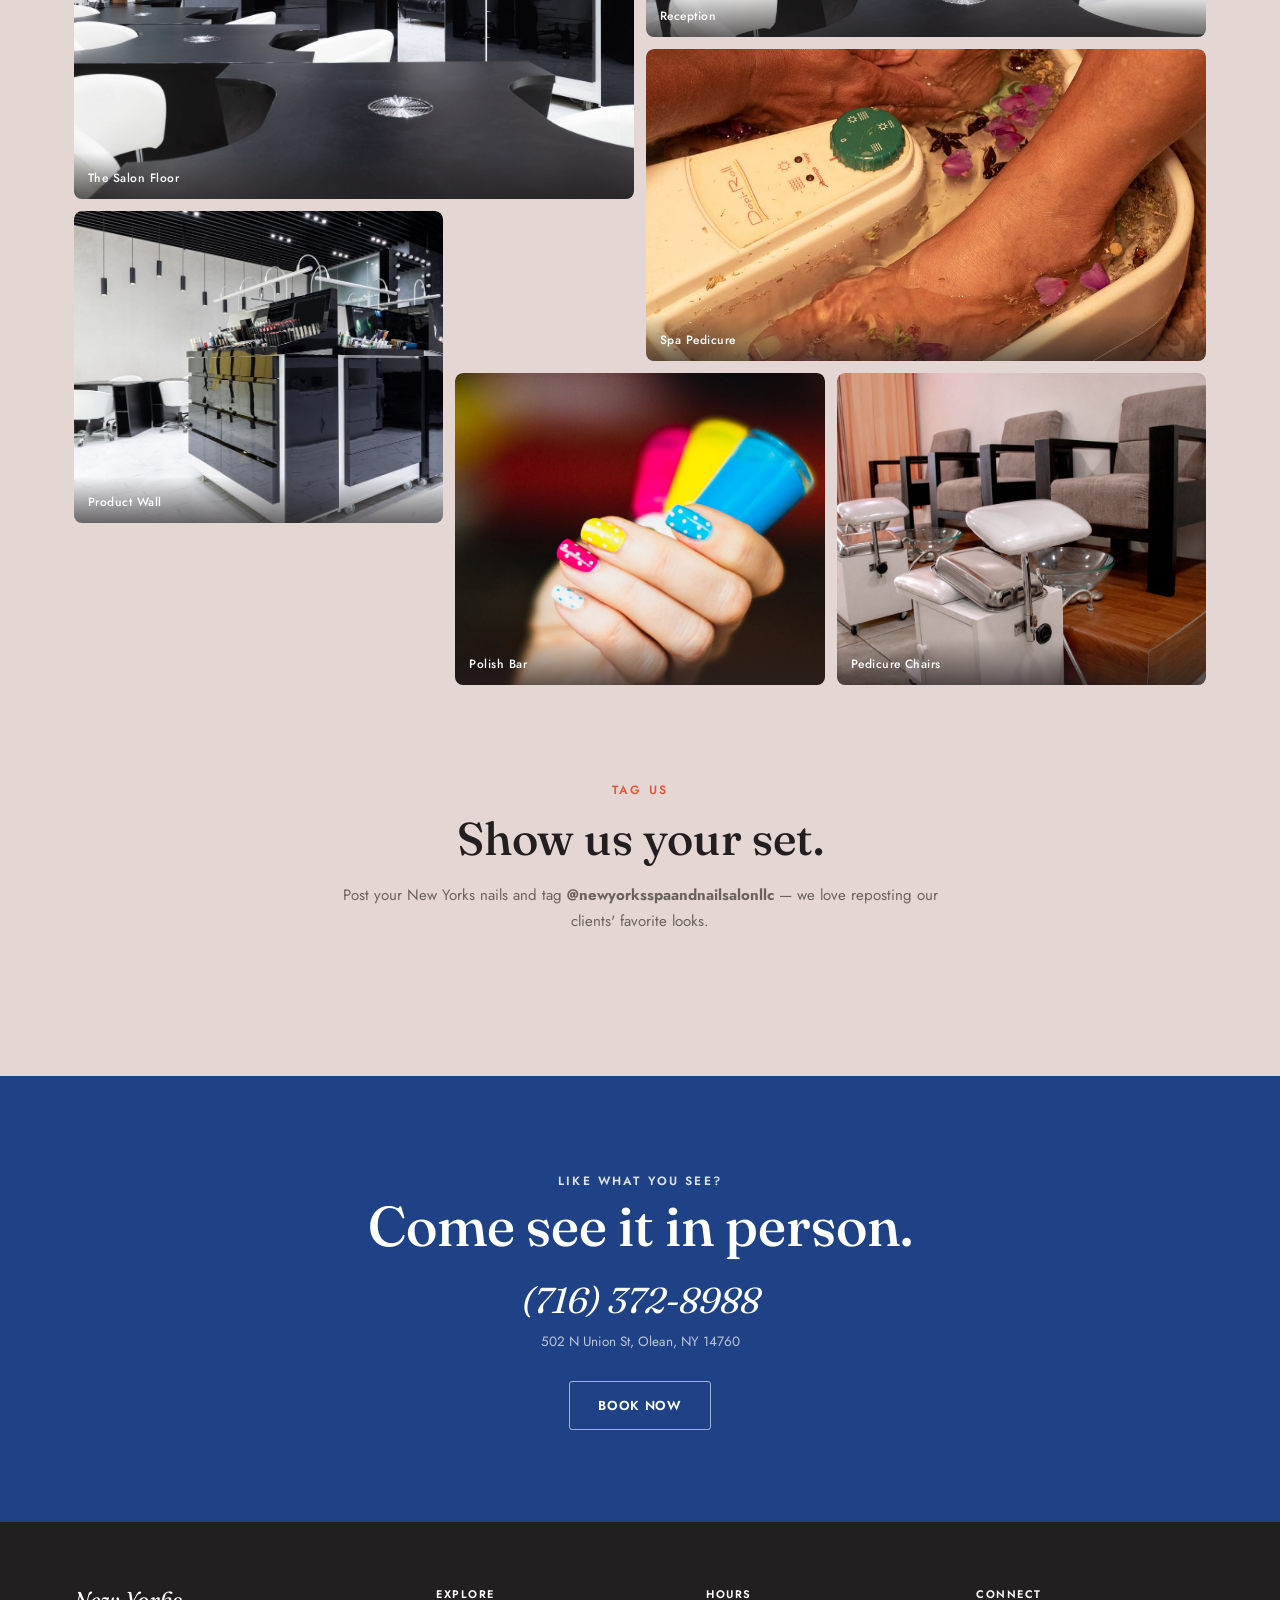
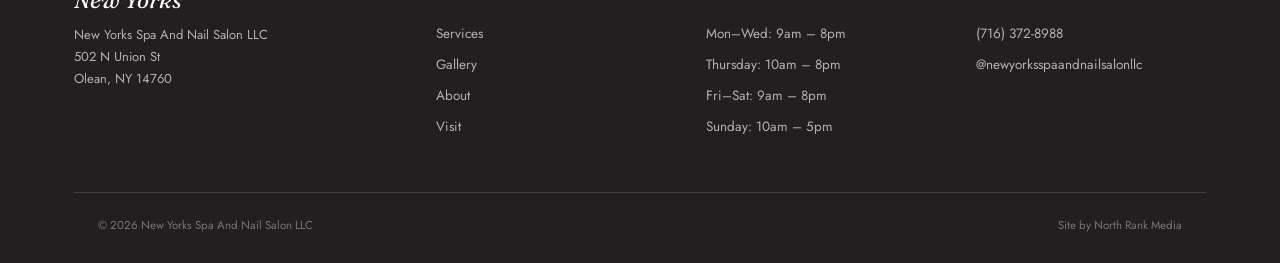
<file: gallery.html>
<!doctype html>
<html lang="en">
<head>
<meta charset="UTF-8">
<meta name="viewport" content="width=device-width, initial-scale=1.0">
<title>Gallery | New Yorks Spa &amp; Nail Salon</title>
<meta name="description" content="A look inside New Yorks Spa and Nail Salon — nail art, manicures, pedicures, and our newly remodeled Union Street space.">
<link rel="stylesheet" href="css/style.css">
</head>
<body>

<div class="announce">
  <b>New Client Special — 15% Off Your First Visit</b>&nbsp; · &nbsp;Walk-Ins Welcome&nbsp; · &nbsp;<a href="tel:+17163728988">(716) 372-8988</a>
</div>

<header class="nav">
  <div class="nav-inner">
    <nav class="nav-links">
      <a href="index.html">Home</a>
      <a href="services.html">Services</a>
      <a href="gallery.html" aria-current="page">Gallery</a>
      <a href="about.html">About</a>
      <a href="contact.html">Visit</a>
    </nav>
    <a href="index.html" class="wordmark">
      <div class="name">NEW YORKS</div>
      <div class="sub">SPA &amp; NAIL SALON</div>
    </a>
    <div class="nav-right">
      <span class="nav-phone">(716) 372-8988</span>
      <a class="btn btn-outline" href="tel:+17163728988">Book Now</a>
      <button class="nav-toggle" aria-label="Toggle menu"><span></span><span></span><span></span></button>
    </div>
  </div>
</header>

<div class="page-banner">
  <div class="blob-field" aria-hidden="true">
    <svg class="b3" viewBox="0 0 100 80" fill="none"><path d="M12 42C6 20 28 4 50 10C72 16 90 28 86 48C82 68 58 76 36 70C14 64 18 64 12 42Z" fill="#d9b23c"/></svg>
    <svg class="b4" viewBox="0 0 100 80" fill="none"><path d="M14 40C10 18 32 6 52 12C72 18 90 26 85 46C80 66 58 74 38 68C18 62 18 62 14 40Z" fill="#4fbf9a"/></svg>
    <svg class="b5" viewBox="0 0 100 100" fill="none"><rect x="20" y="20" width="55" height="55" rx="10" transform="rotate(18 47 47)" fill="#a48fd6"/></svg>
    <svg class="b8" viewBox="0 0 100 100" fill="none"><path d="M50 85C50 85 12 58 12 32C12 16 26 8 38 14C46 18 50 26 50 26C50 26 54 18 62 14C74 8 88 16 88 32C88 58 50 85 50 85Z" fill="#e05a3d" opacity=".85"/></svg>
  </div>
  <div class="page-banner-content">
    <span class="eyebrow">Gallery</span>
    <h1>A look inside.</h1>
    <p>Nail art, fresh sets, and the newly remodeled space we get to work in every day.</p>
  </div>
</div>

<section>
  <div class="wrap">

    <div class="gallery-category">
      <h2>Nail Art &amp; Sets</h2>
      <div class="gal">
        <div class="g1"><img src="img/gal9-turquoise.jpg" alt="Stylish turquoise nail art"><figcaption>Turquoise Tier 3</figcaption></div>
        <div class="g2"><img src="img/gal1.jpg" alt="Nude and glitter manicure with floral design"><figcaption>Nude &amp; Glitter Floral</figcaption></div>
        <div class="g3"><img src="img/gal8-redwhite.jpg" alt="Elegant red and white manicure"><figcaption>Classic Red &amp; White</figcaption></div>
        <div class="g4"><img src="img/gal7-floral.jpg" alt="Manicured nails with floral accents"><figcaption>Hand-Painted Floral</figcaption></div>
        <div class="g5"><img src="img/gal10-gradient.jpg" alt="Gradient nail art design"><figcaption>Ombré Gradient</figcaption></div>
        <div class="g6"><img src="img/gal2.jpg" alt="Manicured hand with gold rings"><figcaption>Nude Set</figcaption></div>
        <div class="g-sm"><img src="img/gal5.jpg" alt="Close-up of professional hand care"><figcaption>Fresh Manicure</figcaption></div>
      </div>
    </div>

    <div class="gallery-category">
      <h2>Acrylics &amp; Extensions</h2>
      <div class="gal">
        <div class="g1"><img src="img/gal11-stiletto.jpg" alt="Vibrant stiletto nail art design"><figcaption>Stiletto, Tier 4</figcaption></div>
        <div class="g2"><img src="img/gal13-acrylicprocess.jpg" alt="Acrylic nail application in progress"><figcaption>Full Set in Progress</figcaption></div>
        <div class="g3"><img src="img/gal14-glitteraccent.jpg" alt="Elegant acrylic nails with glitter accent"><figcaption>Glitter Accent Nail</figcaption></div>
        <div class="g4"><img src="img/gal12-hearts.jpg" alt="Acrylic nails decorated with heart shapes"><figcaption>Hand-Painted Hearts</figcaption></div>
        <div class="g5"><img src="img/svc-enhancements.jpg" alt="Colorful nail polish wall"><figcaption>Color Wall</figcaption></div>
        <div class="g6"><img src="img/gal15-colorwall.jpg" alt="Diverse nail polish colors on display"><figcaption>Shade Selection</figcaption></div>
      </div>
    </div>

    <div class="gallery-category">
      <h2>Salon &amp; Spa</h2>
      <div class="gal">
        <div class="g1"><img src="img/stage.jpg" alt="Luxury salon interior"><figcaption>The Salon Floor</figcaption></div>
        <div class="g2"><img src="img/banner-about.jpg" alt="Modern black and white salon interior"><figcaption>Reception</figcaption></div>
        <div class="g3"><img src="img/gal3.jpg" alt="Foot spa treatment with floating flowers"><figcaption>Spa Pedicure</figcaption></div>
        <div class="g4"><img src="img/gal4.jpg" alt="Luxury cosmetics display in salon"><figcaption>Product Wall</figcaption></div>
        <div class="g5"><img src="img/gal6-polishbottles.jpg" alt="Colorful nail polish bottles"><figcaption>Polish Bar</figcaption></div>
        <div class="g6"><img src="img/about.jpg" alt="Pedicure salon armchairs"><figcaption>Pedicure Chairs</figcaption></div>
      </div>
    </div>

  </div>
</section>

<section style="padding-top:0;">
  <div class="wrap">
    <div class="section-head center">
      <span class="eyebrow">Tag Us</span>
      <h2>Show us your set.</h2>
      <p>Post your New Yorks nails and tag <b>@newyorksspaandnailsalonllc</b> — we love reposting our clients' favorite looks.</p>
    </div>
  </div>
</section>

<div class="cta-band">
  <section>
    <div class="wrap">
      <span class="eyebrow" style="color:#ffffff;opacity:.85;">Like What You See?</span>
      <h2>Come see it in person.</h2>
      <div class="phone-big">(716) 372-8988</div>
      <div class="addr">502 N Union St, Olean, NY 14760</div>
      <a class="btn btn-ghost-light" href="tel:+17163728988">Book Now</a>
    </div>
  </section>
</div>

<footer>
  <div class="wrap">
    <div class="foot-grid">
      <div>
        <div class="foot-wordmark">New Yorks</div>
        <p style="margin-top:10px;font-size:13px;max-width:220px;">New Yorks Spa And Nail Salon LLC<br>502 N Union St<br>Olean, NY 14760</p>
      </div>
      <div>
        <h4>Explore</h4>
        <ul>
          <li><a href="services.html">Services</a></li>
          <li><a href="gallery.html">Gallery</a></li>
          <li><a href="about.html">About</a></li>
          <li><a href="contact.html">Visit</a></li>
        </ul>
      </div>
      <div>
        <h4>Hours</h4>
        <ul>
          <li>Mon–Wed: 9am – 8pm</li>
          <li>Thursday: 10am – 8pm</li>
          <li>Fri–Sat: 9am – 8pm</li>
          <li>Sunday: 10am – 5pm</li>
        </ul>
      </div>
      <div>
        <h4>Connect</h4>
        <ul>
          <li><a href="tel:+17163728988">(716) 372-8988</a></li>
          <li>@newyorksspaandnailsalonllc</li>
        </ul>
      </div>
    </div>
    <div class="foot-bottom">
      <span>© 2026 New Yorks Spa And Nail Salon LLC</span>
      <span>Site by North Rank Media</span>
    </div>
  </div>
</footer>

<script src="js/main.js"></script>
</body>
</html>
</file>
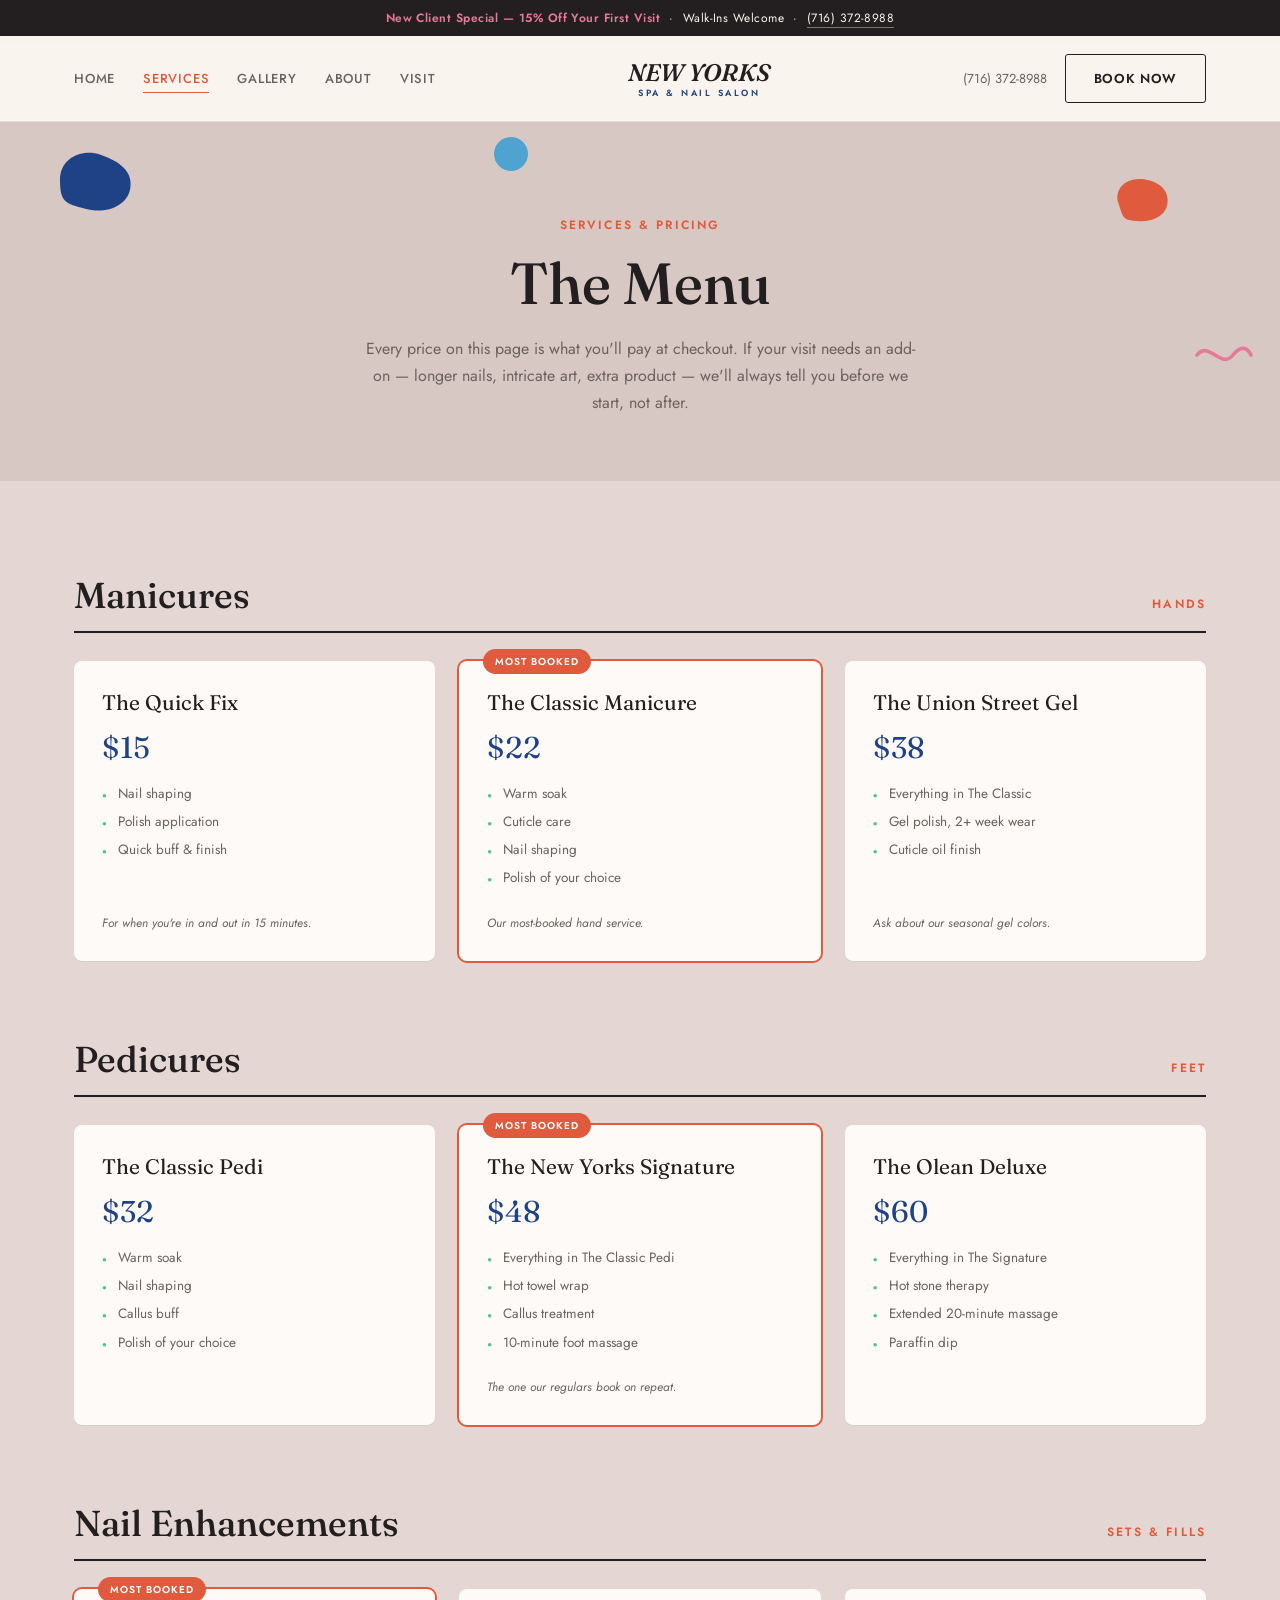
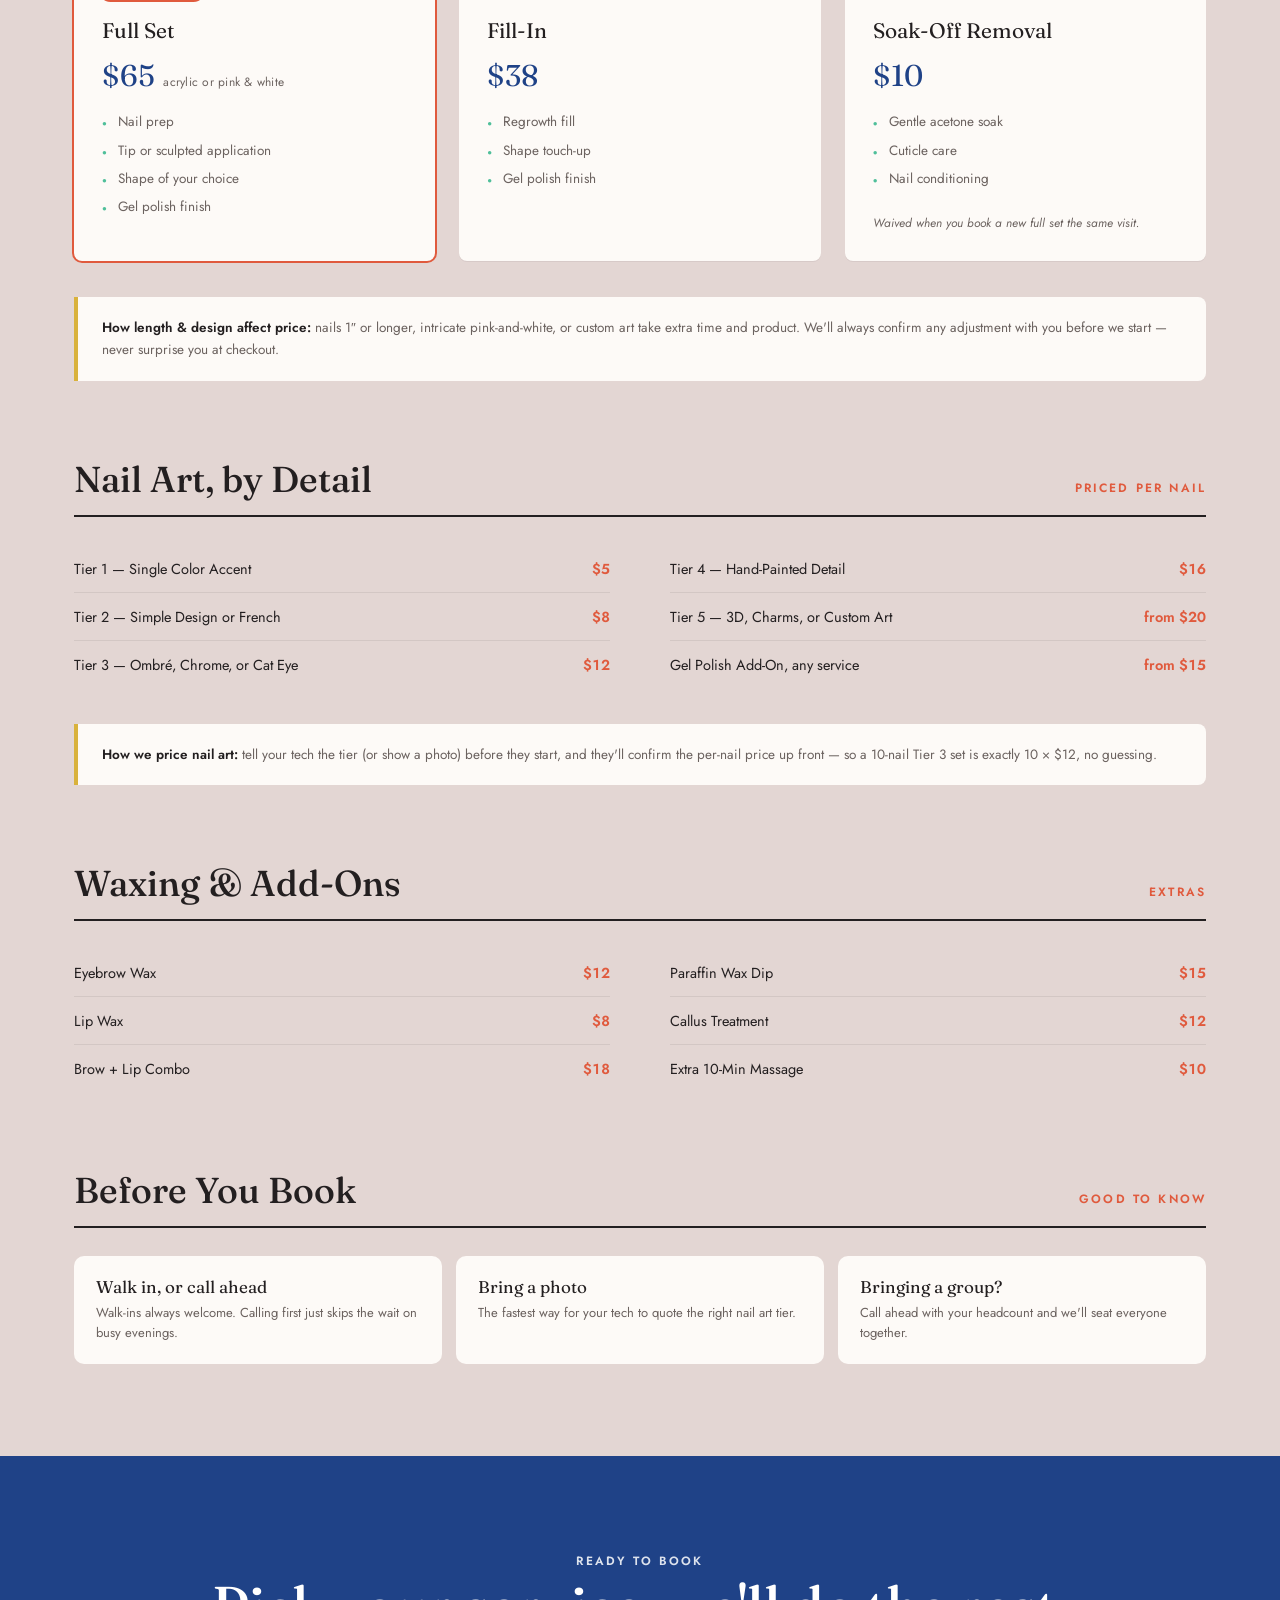
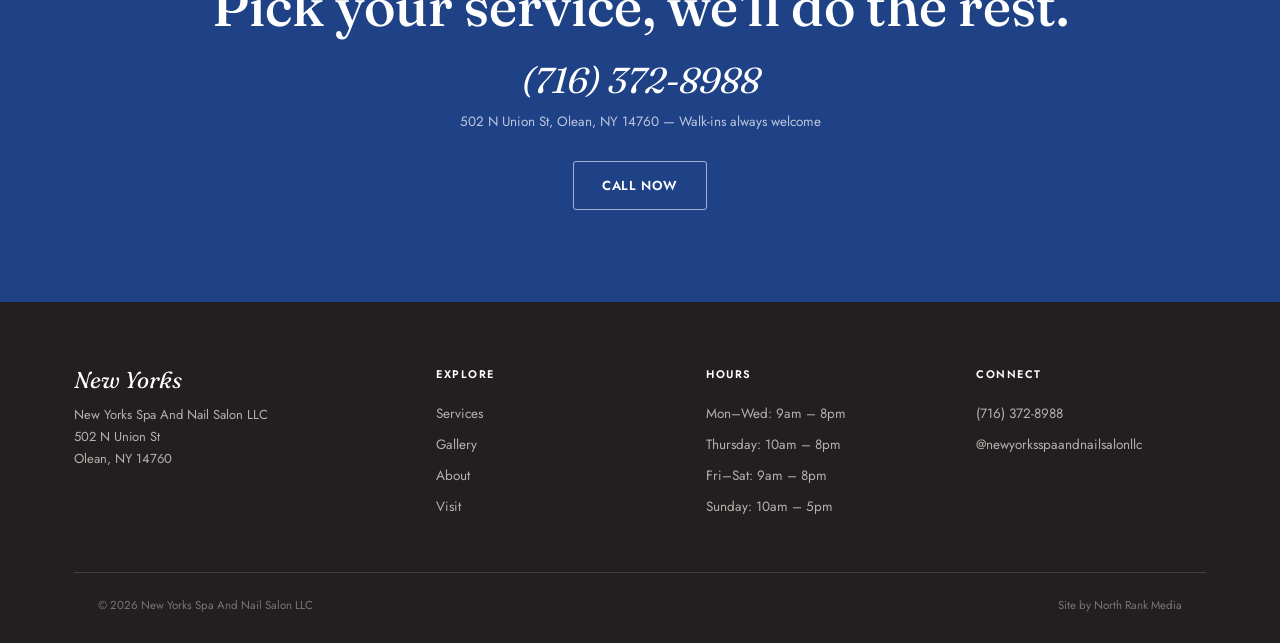
<file: services.html>
<!doctype html>
<html lang="en">
<head>
<meta charset="UTF-8">
<meta name="viewport" content="width=device-width, initial-scale=1.0">
<title>Services &amp; Pricing | New Yorks Spa &amp; Nail Salon</title>
<meta name="description" content="Full menu of manicures, pedicures, nail enhancements, and spa add-ons at New Yorks Spa and Nail Salon in Olean, NY. Transparent pricing, no surprises.">
<link rel="stylesheet" href="css/style.css">
</head>
<body>

<div class="announce">
  <b>New Client Special — 15% Off Your First Visit</b>&nbsp; · &nbsp;Walk-Ins Welcome&nbsp; · &nbsp;<a href="tel:+17163728988">(716) 372-8988</a>
</div>

<header class="nav">
  <div class="nav-inner">
    <nav class="nav-links">
      <a href="index.html">Home</a>
      <a href="services.html" aria-current="page">Services</a>
      <a href="gallery.html">Gallery</a>
      <a href="about.html">About</a>
      <a href="contact.html">Visit</a>
    </nav>
    <a href="index.html" class="wordmark">
      <div class="name">NEW YORKS</div>
      <div class="sub">SPA &amp; NAIL SALON</div>
    </a>
    <div class="nav-right">
      <span class="nav-phone">(716) 372-8988</span>
      <a class="btn btn-outline" href="tel:+17163728988">Book Now</a>
      <button class="nav-toggle" aria-label="Toggle menu"><span></span><span></span><span></span></button>
    </div>
  </div>
</header>

<div class="page-banner">
  <div class="blob-field" aria-hidden="true">
    <svg class="b1" viewBox="0 0 100 80" fill="none"><path d="M10 40C10 15 35 5 55 12C75 19 92 30 88 50C84 70 60 78 38 72C16 66 10 65 10 40Z" fill="#1f4287"/></svg>
    <svg class="b2" viewBox="0 0 100 80" fill="none"><path d="M15 45C8 25 25 8 48 10C71 12 88 25 85 45C82 65 60 72 40 70C20 68 22 65 15 45Z" fill="#e05a3d"/></svg>
    <svg class="b6" viewBox="0 0 100 100" fill="none"><circle cx="50" cy="50" r="34" fill="#4fa3d1"/></svg>
    <svg class="b7" viewBox="0 0 100 60" fill="none"><path d="M5 30C25 5 45 55 65 30C85 5 95 30 95 30" stroke="#e8789a" stroke-width="6" stroke-linecap="round"/></svg>
  </div>
  <div class="page-banner-content">
    <span class="eyebrow">Services &amp; Pricing</span>
    <h1>The Menu</h1>
    <p>Every price on this page is what you'll pay at checkout. If your visit needs an add-on — longer nails, intricate art, extra product — we'll always tell you before we start, not after.</p>
  </div>
</div>

<section>
  <div class="wrap">

    <div class="pkg-group" id="manicures">
      <div class="pkg-group-head">
        <h2>Manicures</h2>
        <span class="eyebrow">Hands</span>
      </div>
      <div class="pkg-grid">
        <div class="pkg-card">
          <div class="pkg-name">The Quick Fix</div>
          <div class="pkg-price">$15</div>
          <ul class="pkg-includes">
            <li>Nail shaping</li>
            <li>Polish application</li>
            <li>Quick buff &amp; finish</li>
          </ul>
          <p class="pkg-note">For when you're in and out in 15 minutes.</p>
        </div>
        <div class="pkg-card featured">
          <div class="pkg-name">The Classic Manicure</div>
          <div class="pkg-price">$22</div>
          <ul class="pkg-includes">
            <li>Warm soak</li>
            <li>Cuticle care</li>
            <li>Nail shaping</li>
            <li>Polish of your choice</li>
          </ul>
          <p class="pkg-note">Our most-booked hand service.</p>
        </div>
        <div class="pkg-card">
          <div class="pkg-name">The Union Street Gel</div>
          <div class="pkg-price">$38</div>
          <ul class="pkg-includes">
            <li>Everything in The Classic</li>
            <li>Gel polish, 2+ week wear</li>
            <li>Cuticle oil finish</li>
          </ul>
          <p class="pkg-note">Ask about our seasonal gel colors.</p>
        </div>
      </div>
    </div>

    <div class="pkg-group" id="pedicures">
      <div class="pkg-group-head">
        <h2>Pedicures</h2>
        <span class="eyebrow">Feet</span>
      </div>
      <div class="pkg-grid">
        <div class="pkg-card">
          <div class="pkg-name">The Classic Pedi</div>
          <div class="pkg-price">$32</div>
          <ul class="pkg-includes">
            <li>Warm soak</li>
            <li>Nail shaping</li>
            <li>Callus buff</li>
            <li>Polish of your choice</li>
          </ul>
        </div>
        <div class="pkg-card featured">
          <div class="pkg-name">The New Yorks Signature</div>
          <div class="pkg-price">$48</div>
          <ul class="pkg-includes">
            <li>Everything in The Classic Pedi</li>
            <li>Hot towel wrap</li>
            <li>Callus treatment</li>
            <li>10-minute foot massage</li>
          </ul>
          <p class="pkg-note">The one our regulars book on repeat.</p>
        </div>
        <div class="pkg-card">
          <div class="pkg-name">The Olean Deluxe</div>
          <div class="pkg-price">$60</div>
          <ul class="pkg-includes">
            <li>Everything in The Signature</li>
            <li>Hot stone therapy</li>
            <li>Extended 20-minute massage</li>
            <li>Paraffin dip</li>
          </ul>
        </div>
      </div>
    </div>

    <div class="pkg-group" id="enhancements">
      <div class="pkg-group-head">
        <h2>Nail Enhancements</h2>
        <span class="eyebrow">Sets &amp; Fills</span>
      </div>
      <div class="pkg-grid">
        <div class="pkg-card featured">
          <div class="pkg-name">Full Set</div>
          <div class="pkg-price">$65<span> &nbsp;acrylic or pink &amp; white</span></div>
          <ul class="pkg-includes">
            <li>Nail prep</li>
            <li>Tip or sculpted application</li>
            <li>Shape of your choice</li>
            <li>Gel polish finish</li>
          </ul>
        </div>
        <div class="pkg-card">
          <div class="pkg-name">Fill-In</div>
          <div class="pkg-price">$38</div>
          <ul class="pkg-includes">
            <li>Regrowth fill</li>
            <li>Shape touch-up</li>
            <li>Gel polish finish</li>
          </ul>
        </div>
        <div class="pkg-card">
          <div class="pkg-name">Soak-Off Removal</div>
          <div class="pkg-price">$10</div>
          <ul class="pkg-includes">
            <li>Gentle acetone soak</li>
            <li>Cuticle care</li>
            <li>Nail conditioning</li>
          </ul>
          <p class="pkg-note">Waived when you book a new full set the same visit.</p>
        </div>
      </div>
      <div class="pricing-note">
        <b>How length &amp; design affect price:</b> nails 1&Prime; or longer, intricate pink-and-white, or custom art take extra time and product. We'll always confirm any adjustment with you before we start — never surprise you at checkout.
      </div>
    </div>

    <div class="pkg-group" id="nailart">
      <div class="pkg-group-head">
        <h2>Nail Art, by Detail</h2>
        <span class="eyebrow">Priced Per Nail</span>
      </div>
      <div class="line-grid">
        <ul class="line-list">
          <li><span>Tier 1 — Single Color Accent</span><span>$5</span></li>
          <li><span>Tier 2 — Simple Design or French</span><span>$8</span></li>
          <li><span>Tier 3 — Ombré, Chrome, or Cat Eye</span><span>$12</span></li>
        </ul>
        <ul class="line-list">
          <li><span>Tier 4 — Hand-Painted Detail</span><span>$16</span></li>
          <li><span>Tier 5 — 3D, Charms, or Custom Art</span><span>from $20</span></li>
          <li><span>Gel Polish Add-On, any service</span><span>from $15</span></li>
        </ul>
      </div>
      <div class="pricing-note">
        <b>How we price nail art:</b> tell your tech the tier (or show a photo) before they start, and they'll confirm the per-nail price up front — so a 10-nail Tier 3 set is exactly 10&nbsp;&times;&nbsp;$12, no guessing.
      </div>
    </div>

    <div class="pkg-group" id="waxing">
      <div class="pkg-group-head">
        <h2>Waxing &amp; Add-Ons</h2>
        <span class="eyebrow">Extras</span>
      </div>
      <div class="line-grid">
        <ul class="line-list">
          <li><span>Eyebrow Wax</span><span>$12</span></li>
          <li><span>Lip Wax</span><span>$8</span></li>
          <li><span>Brow + Lip Combo</span><span>$18</span></li>
        </ul>
        <ul class="line-list">
          <li><span>Paraffin Wax Dip</span><span>$15</span></li>
          <li><span>Callus Treatment</span><span>$12</span></li>
          <li><span>Extra 10-Min Massage</span><span>$10</span></li>
        </ul>
      </div>
    </div>

    <div class="pkg-group" id="policies" style="margin-bottom:0;">
      <div class="pkg-group-head">
        <h2>Before You Book</h2>
        <span class="eyebrow">Good to Know</span>
      </div>
      <div class="note-row">
        <div class="note-chip">
          <span class="t">Walk in, or call ahead</span>
          <span class="d">Walk-ins always welcome. Calling first just skips the wait on busy evenings.</span>
        </div>
        <div class="note-chip">
          <span class="t">Bring a photo</span>
          <span class="d">The fastest way for your tech to quote the right nail art tier.</span>
        </div>
        <div class="note-chip">
          <span class="t">Bringing a group?</span>
          <span class="d">Call ahead with your headcount and we'll seat everyone together.</span>
        </div>
      </div>
    </div>

  </div>
</section>

<div class="cta-band">
  <section>
    <div class="wrap">
      <span class="eyebrow" style="color:#ffffff;opacity:.85;">Ready to Book</span>
      <h2>Pick your service, we'll do the rest.</h2>
      <div class="phone-big">(716) 372-8988</div>
      <div class="addr">502 N Union St, Olean, NY 14760 — Walk-ins always welcome</div>
      <a class="btn btn-ghost-light" href="tel:+17163728988">Call Now</a>
    </div>
  </section>
</div>

<footer>
  <div class="wrap">
    <div class="foot-grid">
      <div>
        <div class="foot-wordmark">New Yorks</div>
        <p style="margin-top:10px;font-size:13px;max-width:220px;">New Yorks Spa And Nail Salon LLC<br>502 N Union St<br>Olean, NY 14760</p>
      </div>
      <div>
        <h4>Explore</h4>
        <ul>
          <li><a href="services.html">Services</a></li>
          <li><a href="gallery.html">Gallery</a></li>
          <li><a href="about.html">About</a></li>
          <li><a href="contact.html">Visit</a></li>
        </ul>
      </div>
      <div>
        <h4>Hours</h4>
        <ul>
          <li>Mon–Wed: 9am – 8pm</li>
          <li>Thursday: 10am – 8pm</li>
          <li>Fri–Sat: 9am – 8pm</li>
          <li>Sunday: 10am – 5pm</li>
        </ul>
      </div>
      <div>
        <h4>Connect</h4>
        <ul>
          <li><a href="tel:+17163728988">(716) 372-8988</a></li>
          <li>@newyorksspaandnailsalonllc</li>
        </ul>
      </div>
    </div>
    <div class="foot-bottom">
      <span>© 2026 New Yorks Spa And Nail Salon LLC</span>
      <span>Site by North Rank Media</span>
    </div>
  </div>
</footer>

<script src="js/main.js"></script>
</body>
</html>
</file>
<file: css/style.css>
@import url('https://fonts.googleapis.com/css2?family=Fraunces:ital,opsz,wght@0,9..144,400;0,9..144,500;0,9..144,600;1,9..144,400&family=Jost:wght@300;400;500;600;700&display=swap');

:root{
  --canvas:#e3d6d3;
  --canvas-deep:#d8c8c4;
  --card:#fdfaf7;
  --ink:#231f20;
  --ink-soft:#6b625f;
  --navy:#1f4287;
  --coral:#e05a3d;
  --lavender:#a48fd6;
  --sky:#4fa3d1;
  --mint:#4fbf9a;
  --mustard:#d9b23c;
  --pink:#e8789a;
  --cream:#faf6f0;
  --font-display:'Fraunces', Georgia, serif;
  --font-ui:'Jost', 'Century Gothic', Futura, sans-serif;
}

*{box-sizing:border-box;}
html{scroll-behavior:smooth;}
body{
  margin:0;
  background:var(--canvas);
  color:var(--ink);
  font-family:var(--font-ui);
  font-weight:400;
  -webkit-font-smoothing:antialiased;
  overflow-x:hidden;
}
img{max-width:100%;display:block;}
a{color:inherit;text-decoration:none;}
h1,h2,h3,h4{font-family:var(--font-display);font-weight:500;margin:0;text-wrap:balance;}
p{margin:0;line-height:1.7;}
ul{list-style:none;margin:0;padding:0;}
button{font-family:inherit;cursor:pointer;background:none;border:none;}
.eyebrow{
  font-family:var(--font-ui);
  font-size:12px;
  letter-spacing:0.18em;
  text-transform:uppercase;
  color:var(--coral);
  font-weight:600;
}
.wrap{max-width:1180px;margin:0 auto;padding-inline:24px;}
@media (max-width:640px){ .wrap{padding-inline:18px;} }

/* decorative hand-drawn blobs — the one loud illustrated moment */
.blob-field{position:absolute;inset:0;overflow:hidden;pointer-events:none;z-index:0;}
.blob-field svg{position:absolute;}
.b1{top:6%;left:4%;width:90px;} .b2{top:14%;right:8%;width:70px;}
.b3{bottom:12%;left:10%;width:110px;} .b4{bottom:8%;right:14%;width:80px;}
.b5{top:44%;left:46%;width:60px;opacity:.7;} .b6{top:2%;left:38%;width:50px;}
.b7{bottom:30%;right:2%;width:60px;} .b8{top:60%;left:2%;width:56px;}

/* buttons */
.btn{
  display:inline-flex;align-items:center;gap:8px;
  font-family:var(--font-ui);font-size:13px;letter-spacing:0.05em;
  text-transform:uppercase;font-weight:600;
  padding:14px 28px;border-radius:3px;
  transition:background .25s ease, color .25s ease, border-color .25s ease;
  white-space:nowrap;border:1.5px solid transparent;
}
.btn-outline{border-color:var(--ink);color:var(--ink);}
.btn-outline:hover{background:var(--ink);color:var(--cream);}
.btn-solid{background:var(--coral);color:#fff;border-color:var(--coral);}
.btn-solid:hover{background:#c8492f;border-color:#c8492f;}
.btn-ghost-light{border-color:rgba(255,255,255,.6);color:#fff;}
.btn-ghost-light:hover{background:#fff;color:var(--ink);border-color:#fff;}
.link-arrow{
  font-size:13px;letter-spacing:0.03em;color:var(--navy);
  border-bottom:1.5px solid var(--lavender);padding-bottom:2px;font-weight:500;
}
.link-arrow:hover{border-color:var(--navy);}

/* announcement bar */
.announce{
  background:var(--ink);color:var(--cream);
  text-align:center;padding:9px 16px;
  font-size:12px;letter-spacing:0.04em;
}
.announce b{color:var(--pink);font-weight:600;}
.announce a{border-bottom:1px solid rgba(250,246,240,.4);}

/* nav */
header.nav{
  position:sticky;top:0;z-index:40;
  background:rgba(250,246,240,.94);backdrop-filter:blur(6px);
  border-bottom:1px solid rgba(35,31,32,.1);
}
.nav-inner{
  max-width:1180px;margin:0 auto;padding:18px 24px;
  display:flex;align-items:center;justify-content:space-between;gap:16px;
}
.nav-links{display:flex;gap:28px;}
.nav-links a{font-size:13px;letter-spacing:0.06em;text-transform:uppercase;color:var(--ink-soft);transition:color .2s;padding:4px 0;border-bottom:1.5px solid transparent;font-weight:500;}
.nav-links a:hover,.nav-links a[aria-current="page"]{color:var(--coral);border-color:var(--coral);}
.wordmark{text-align:center;line-height:1;}
.wordmark .name{font-family:var(--font-display);font-size:24px;font-weight:600;color:var(--ink);font-style:italic;}
.wordmark .sub{font-size:9px;letter-spacing:0.28em;color:var(--navy);font-weight:600;text-transform:uppercase;margin-top:3px;}
.nav-right{display:flex;align-items:center;gap:18px;}
.nav-phone{font-size:13px;color:var(--ink-soft);}
.nav-toggle{display:none;flex-direction:column;gap:5px;padding:6px;}
.nav-toggle span{width:22px;height:1.5px;background:var(--ink);display:block;}
@media (max-width:820px){
  .nav-links{
    display:none;position:absolute;top:100%;left:0;right:0;
    background:var(--cream);flex-direction:column;gap:0;
    border-bottom:1px solid rgba(35,31,32,.1);
  }
  .nav-links.open{display:flex;}
  .nav-links a{padding:16px 24px;border-bottom:1px solid rgba(35,31,32,.08);}
  .nav-phone{display:none;}
  .nav-toggle{display:flex;}
}

/* hero */
.hero{position:relative;background:var(--canvas);padding:70px 0 0;overflow:hidden;}
.hero-inner-wrap{position:relative;z-index:2;max-width:1180px;margin:0 auto;padding:60px 24px 90px;display:grid;grid-template-columns:1fr .95fr;gap:50px;align-items:center;}
@media (max-width:900px){ .hero-inner-wrap{grid-template-columns:1fr;padding-top:20px;} }
.hero .eyebrow{display:inline-block;margin-bottom:14px;}
.hero h1{color:var(--ink);font-size:clamp(38px,5.6vw,68px);line-height:1.04;font-weight:500;}
.hero h1 em{color:var(--coral);font-style:italic;}
.hero p.sub{color:var(--ink-soft);font-size:16.5px;max-width:460px;margin-top:20px;line-height:1.7;}
.hero-cta{display:flex;flex-wrap:wrap;gap:22px;align-items:center;margin-top:32px;}
.hero-photo{position:relative;}
.hero-photo img{width:100%;aspect-ratio:4/5;object-fit:cover;border-radius:6px;position:relative;z-index:2;}
.hero-photo::after{
  content:"";position:absolute;inset:0;background:var(--mustard);border-radius:6px;
  transform:translate(16px,16px);z-index:1;
}

/* page banner (interior pages) */
.page-banner{position:relative;background:var(--canvas-deep);padding:90px 24px 64px;text-align:center;overflow:hidden;}
.page-banner-content{position:relative;z-index:2;}
.page-banner-content h1{color:var(--ink);font-size:clamp(38px,6vw,58px);margin-top:12px;}
.page-banner-content p{color:var(--ink-soft);margin-top:16px;max-width:560px;margin-inline:auto;}

/* trust strip */
.trust{border-bottom:1px solid rgba(35,31,32,.1);background:var(--card);}
.trust-inner{
  max-width:1180px;margin:0 auto;padding:20px 24px;
  display:flex;flex-wrap:wrap;gap:14px 34px;align-items:center;justify-content:center;
}
.trust-item{
  font-size:11px;letter-spacing:0.14em;text-transform:uppercase;
  color:var(--ink-soft);font-weight:600;display:flex;align-items:center;gap:8px;
}
.trust-item::before{content:"";width:6px;height:6px;background:var(--coral);border-radius:50%;display:inline-block;}

/* section shell */
section{padding:92px 0;}
@media (max-width:640px){ section{padding:60px 0;} }
.section-head{max-width:600px;margin-bottom:50px;}
.section-head.center{margin-inline:auto;text-align:center;}
.section-head h2{font-size:clamp(32px,4.2vw,46px);margin-top:10px;}
.section-head p{color:var(--ink-soft);margin-top:16px;font-size:15px;}

/* statement break */
.statement{padding:80px 0;text-align:center;background:var(--navy);position:relative;overflow:hidden;}
.statement p{font-family:var(--font-display);font-style:italic;font-size:clamp(24px,3.6vw,38px);color:#fff;max-width:740px;margin:0 auto;line-height:1.38;position:relative;z-index:2;}

/* services grid */
.svc-grid{display:grid;grid-template-columns:repeat(4,1fr);gap:22px;}
@media (max-width:960px){ .svc-grid{grid-template-columns:repeat(2,1fr);} }
@media (max-width:560px){ .svc-grid{grid-template-columns:1fr;} }
.svc-card{background:var(--card);display:flex;flex-direction:column;border-radius:8px;overflow:hidden;box-shadow:0 1px 0 rgba(35,31,32,.06);transition:transform .2s ease;}
.svc-card:hover{transform:translateY(-5px);}
.svc-img{width:100%;aspect-ratio:4/5;object-fit:cover;}
.svc-body{padding:22px;flex:1;display:flex;flex-direction:column;gap:14px;}
.svc-body h3{font-size:20px;color:var(--ink);}
.svc-list li{
  display:flex;justify-content:space-between;gap:10px;
  font-size:13.5px;color:var(--ink-soft);
  padding:8px 0;border-top:1px solid rgba(35,31,32,.08);
}
.svc-list li:first-child{border-top:none;}
.svc-list li span:last-child{color:var(--ink);font-variant-numeric:tabular-nums;font-weight:500;}

/* named package cards (services page) */
.pkg-group{margin-bottom:76px;}
.pkg-group:last-child{margin-bottom:0;}
.pkg-group-head{display:flex;align-items:baseline;justify-content:space-between;gap:20px;margin-bottom:28px;border-bottom:2px solid var(--ink);padding-bottom:14px;}
.pkg-group-head h2{font-size:clamp(26px,3.2vw,36px);}
.pkg-grid{display:grid;grid-template-columns:repeat(3,1fr);gap:24px;}
@media (max-width:900px){ .pkg-grid{grid-template-columns:1fr 1fr;} }
@media (max-width:640px){ .pkg-grid{grid-template-columns:1fr;} }
.pkg-card{background:var(--card);border-radius:8px;padding:28px;display:flex;flex-direction:column;gap:14px;position:relative;box-shadow:0 1px 0 rgba(35,31,32,.06);}
.pkg-card.featured{box-shadow:0 0 0 2px var(--coral);}
.pkg-card.featured::before{
  content:"Most Booked";position:absolute;top:-12px;left:24px;
  background:var(--coral);color:#fff;font-size:10px;letter-spacing:0.1em;
  text-transform:uppercase;padding:5px 12px;font-weight:600;border-radius:20px;
}
.pkg-name{font-size:21px;font-family:var(--font-display);}
.pkg-price{font-family:var(--font-display);font-size:30px;color:var(--navy);}
.pkg-price span{font-family:var(--font-ui);font-size:12px;color:var(--ink-soft);letter-spacing:0.02em;}
.pkg-includes{display:flex;flex-direction:column;gap:8px;margin-top:4px;}
.pkg-includes li{font-size:13.5px;color:var(--ink-soft);padding-left:16px;position:relative;line-height:1.5;}
.pkg-includes li::before{content:"●";position:absolute;left:0;color:var(--mint);font-size:8px;top:5px;}
.pkg-note{font-size:12px;color:var(--ink-soft);font-style:italic;margin-top:auto;padding-top:10px;}

.pricing-note{
  background:var(--card);border-left:4px solid var(--mustard);border-radius:0 8px 8px 0;
  padding:20px 24px;font-size:13.5px;color:var(--ink-soft);line-height:1.6;margin-top:36px;
}
.pricing-note b{color:var(--ink);font-weight:600;}

/* simple line list (add-ons) */
.line-grid{display:grid;grid-template-columns:1fr 1fr;gap:0 60px;}
@media (max-width:700px){ .line-grid{grid-template-columns:1fr;} }
.line-list li{
  display:flex;justify-content:space-between;gap:10px;
  font-size:14.5px;color:var(--ink-soft);
  padding:13px 0;border-top:1px solid rgba(35,31,32,.08);
}
.line-list li:first-child{border-top:none;}
.line-list li span:first-child{color:var(--ink);}
.line-list li span:last-child{color:var(--coral);font-variant-numeric:tabular-nums;font-weight:600;}

/* quote stage */
.stage{position:relative;height:480px;overflow:hidden;border-radius:0;}
.stage img{width:100%;height:100%;object-fit:cover;filter:saturate(1.1);}
.stage-content{position:absolute;inset:0;display:flex;align-items:center;justify-content:center;padding:24px;text-align:center;}
.stage-card{
  max-width:820px;background:rgba(20,19,23,.58);backdrop-filter:blur(10px);-webkit-backdrop-filter:blur(10px);
  border-radius:14px;padding:48px 56px;
}
.stage-card blockquote{color:#fff;font-family:var(--font-display);font-style:italic;font-size:clamp(22px,3.4vw,38px);line-height:1.32;}
.stage-card cite{display:block;margin-top:22px;font-style:normal;font-family:var(--font-ui);color:#fff;opacity:.85;font-size:12px;letter-spacing:0.16em;text-transform:uppercase;}
@media (max-width:640px){ .stage-card{padding:32px 28px;} }

/* group booking band */
.group-band{background:var(--card);}
.group-inner{display:grid;grid-template-columns:1.1fr 1fr;gap:50px;align-items:center;}
@media (max-width:860px){ .group-inner{grid-template-columns:1fr;} }
.group-band h2{color:var(--ink);font-size:clamp(30px,4vw,42px);}
.group-band p{color:var(--ink-soft);margin-top:16px;font-size:15px;max-width:480px;}
.group-band .btn{margin-top:26px;}
.group-img{width:100%;aspect-ratio:4/3;object-fit:cover;border-radius:8px;}

/* gallery */
.gal{display:grid;grid-template-columns:repeat(6,1fr);grid-auto-rows:150px;gap:12px;}
.gal img{width:100%;height:100%;object-fit:cover;border-radius:8px;transition:transform .3s ease;}
.gal>*{display:block;overflow:hidden;border-radius:8px;position:relative;}
.gal>*:hover img{transform:scale(1.05);}
.gal .g1{grid-column:span 3;grid-row:span 3;}
.gal .g2{grid-column:span 3;grid-row:span 2;}
.gal .g3{grid-column:span 3;grid-row:span 2;}
.gal .g4{grid-column:span 2;grid-row:span 2;}
.gal .g5{grid-column:span 2;grid-row:span 2;}
.gal .g6{grid-column:span 2;grid-row:span 2;}
.gal .g-sm{grid-column:span 2;grid-row:span 2;}
@media (max-width:760px){
  .gal{grid-template-columns:repeat(2,1fr);grid-auto-rows:150px;}
  .gal .g1,.gal .g2,.gal .g3,.gal .g4,.gal .g5,.gal .g6,.gal .g-sm{grid-column:span 1;grid-row:span 2;}
}
.gallery-category{margin-bottom:68px;}
.gallery-category:last-child{margin-bottom:0;}
.gallery-category h2{font-size:clamp(24px,3.2vw,32px);margin-bottom:24px;}

/* reviews */
.rev-grid{display:grid;grid-template-columns:repeat(3,1fr);gap:24px;}
@media (max-width:900px){ .rev-grid{grid-template-columns:1fr;} }
.rev-card{background:var(--card);border-radius:8px;padding:30px;display:flex;flex-direction:column;gap:16px;box-shadow:0 1px 0 rgba(35,31,32,.06);}
.stars{color:var(--mustard);font-size:14px;letter-spacing:2px;}
.rev-card p{font-size:14.5px;color:var(--ink-soft);}
.rev-name{font-size:12px;letter-spacing:0.06em;text-transform:uppercase;color:var(--ink);font-weight:600;}
.rev-source{font-size:11px;color:var(--ink-soft);letter-spacing:0.04em;}

/* about / visit split */
.about-grid{display:grid;grid-template-columns:1fr 1fr;gap:0;border-radius:10px;overflow:hidden;}
@media (max-width:860px){ .about-grid{grid-template-columns:1fr;} }
.about-img{height:100%;min-height:420px;object-fit:cover;}
.about-text{padding:54px;display:flex;flex-direction:column;gap:22px;justify-content:center;background:var(--navy);color:#fff;}
.about-text h2{font-size:clamp(26px,3.4vw,36px);color:#fff;}
.about-text p{color:rgba(255,255,255,.8);font-size:15px;}
.hours-table{width:100%;border-collapse:collapse;margin-top:6px;}
.hours-table td{padding:10px 0;font-size:13.5px;border-top:1px solid rgba(35,31,32,.08);color:var(--ink-soft);}
.hours-table tr:first-child td{border-top:none;}
.hours-table td:last-child{text-align:right;color:var(--ink);font-variant-numeric:tabular-nums;}
.hours-table tr.today td{color:var(--coral);font-weight:600;}
.visit-actions{display:flex;flex-wrap:wrap;gap:14px;margin-top:6px;}

/* values grid (about page) */
.values-grid{display:grid;grid-template-columns:repeat(4,1fr);gap:20px;}
@media (max-width:900px){ .values-grid{grid-template-columns:repeat(2,1fr);} }
@media (max-width:500px){ .values-grid{grid-template-columns:1fr;} }
.value-card{background:var(--card);border-radius:8px;padding:30px 24px;display:flex;flex-direction:column;gap:10px;}
.value-card .num{font-family:var(--font-display);font-style:italic;color:var(--coral);font-size:30px;}
.value-card h3{font-size:16.5px;color:var(--ink);}
.value-card p{font-size:13.5px;color:var(--ink-soft);}

/* contact page */
.contact-grid{display:grid;grid-template-columns:1fr 1fr;gap:50px;}
@media (max-width:900px){ .contact-grid{grid-template-columns:1fr;} }
.contact-card{background:var(--card);border-radius:8px;padding:40px;}
.contact-card h3{font-size:22px;margin-bottom:20px;font-family:var(--font-display);}
.contact-row{display:flex;justify-content:space-between;gap:12px;padding:14px 0;border-top:1px solid rgba(35,31,32,.08);font-size:14px;}
.contact-row:first-of-type{border-top:none;}
.contact-row span:first-child{color:var(--ink-soft);}
.contact-row span:last-child{color:var(--ink);text-align:right;}
.map-embed{width:100%;height:100%;min-height:380px;border-radius:8px;overflow:hidden;}
.map-embed iframe{width:100%;height:100%;min-height:380px;border:0;display:block;}
.amenity-list{display:flex;flex-wrap:wrap;gap:10px;margin-top:20px;}
.amenity-pill{
  border:1px solid var(--navy);border-radius:20px;padding:8px 14px;font-size:12px;
  letter-spacing:0.02em;color:var(--navy);font-weight:500;
}

/* cta band */
.cta-band{background:var(--navy);color:#fff;text-align:center;position:relative;overflow:hidden;}
.cta-band h2{color:#fff;font-size:clamp(32px,5vw,56px);position:relative;z-index:2;}
.cta-band .phone-big{font-family:var(--font-display);font-style:italic;font-size:clamp(26px,3.4vw,36px);margin-top:18px;color:#fff;position:relative;z-index:2;}
.cta-band .addr{margin-top:10px;color:rgba(255,255,255,.7);font-size:13.5px;position:relative;z-index:2;}
.cta-band .btn{margin-top:30px;position:relative;z-index:2;}
.cta-band .eyebrow{position:relative;z-index:2;}

/* footer */
footer{background:var(--ink);color:rgba(250,246,240,.68);padding:64px 0 30px;}
.foot-grid{display:grid;grid-template-columns:1.4fr 1fr 1fr 1fr;gap:40px;}
@media (max-width:760px){ .foot-grid{grid-template-columns:1fr 1fr;} }
.foot-grid h4{color:#fff;font-family:var(--font-ui);font-size:11px;letter-spacing:0.14em;text-transform:uppercase;font-weight:600;margin-bottom:16px;}
.foot-grid li{font-size:13.5px;padding:6px 0;}
.foot-grid a:hover{color:var(--coral);}
.foot-wordmark{font-family:var(--font-display);font-style:italic;font-size:23px;color:#fff;}
.foot-bottom{
  max-width:1180px;margin:50px auto 0;padding:24px 24px 0;border-top:1px solid rgba(250,246,240,.14);
  display:flex;flex-wrap:wrap;justify-content:space-between;gap:10px;
  font-size:11.5px;color:rgba(250,246,240,.4);
}

/* quick nav strip */
.quick-nav{background:var(--card);border-bottom:1px solid rgba(35,31,32,.08);}
.quick-nav-inner{display:grid;grid-template-columns:repeat(4,1fr);}
@media (max-width:760px){ .quick-nav-inner{grid-template-columns:repeat(2,1fr);} }
.quick-nav-item{
  padding:26px 20px;text-align:center;border-right:1px solid rgba(35,31,32,.08);
  display:flex;flex-direction:column;gap:4px;
}
.quick-nav-inner a.quick-nav-item:hover{background:var(--canvas);}
.quick-nav-item:nth-child(4n){border-right:none;}
@media (max-width:760px){ .quick-nav-item:nth-child(2n){border-right:none;} .quick-nav-item{border-bottom:1px solid rgba(35,31,32,.08);} }
.quick-nav-item .t{font-family:var(--font-display);font-size:17px;color:var(--ink);}
.quick-nav-item .d{font-size:12px;color:var(--ink-soft);}

/* team */
.team-grid{display:grid;grid-template-columns:repeat(3,1fr);gap:24px;}
@media (max-width:760px){ .team-grid{grid-template-columns:1fr;} }
.team-card{background:var(--card);border-radius:10px;padding:32px 28px 28px;display:flex;flex-direction:column;gap:12px;position:relative;overflow:hidden;}
.team-avatar{
  width:60px;height:60px;position:relative;color:#fff;
  display:flex;align-items:center;justify-content:center;font-family:var(--font-display);font-size:22px;
}
.team-avatar svg{position:absolute;inset:0;width:100%;height:100%;}
.team-avatar span{position:relative;z-index:2;}
.team-card h3{font-size:21px;}
.team-card .role{font-size:11px;letter-spacing:0.1em;text-transform:uppercase;color:var(--coral);font-weight:600;}
.team-card p{font-size:13.5px;color:var(--ink-soft);font-style:italic;}

/* compact note row — replaces heavy FAQ/landmark blocks */
.note-row{display:flex;flex-wrap:wrap;gap:14px;}
.note-chip{
  flex:1 1 220px;background:var(--card);border-radius:10px;padding:20px 22px;
  display:flex;flex-direction:column;gap:6px;
}
.note-chip .t{font-family:var(--font-display);font-size:17px;color:var(--ink);}
.note-chip .d{font-size:13px;color:var(--ink-soft);line-height:1.55;}

/* gallery captions */
.gal a{position:relative;}
.gal figcaption{
  position:absolute;left:0;right:0;bottom:0;padding:16px 14px 12px;
  background:linear-gradient(0deg, rgba(35,31,32,.68), rgba(35,31,32,0));
  color:#fff;font-size:12px;letter-spacing:0.04em;font-weight:500;
}

section, header, footer{opacity:0;animation:rise .7s ease forwards;}
header{animation-delay:0s;}
.hero,.page-banner{animation-delay:.05s;}
@keyframes rise{from{opacity:0;transform:translateY(8px);}to{opacity:1;transform:none;}}
@media (prefers-reduced-motion: reduce){
  section, header, footer, .hero, .page-banner{animation:none;opacity:1;}
}
</file>
